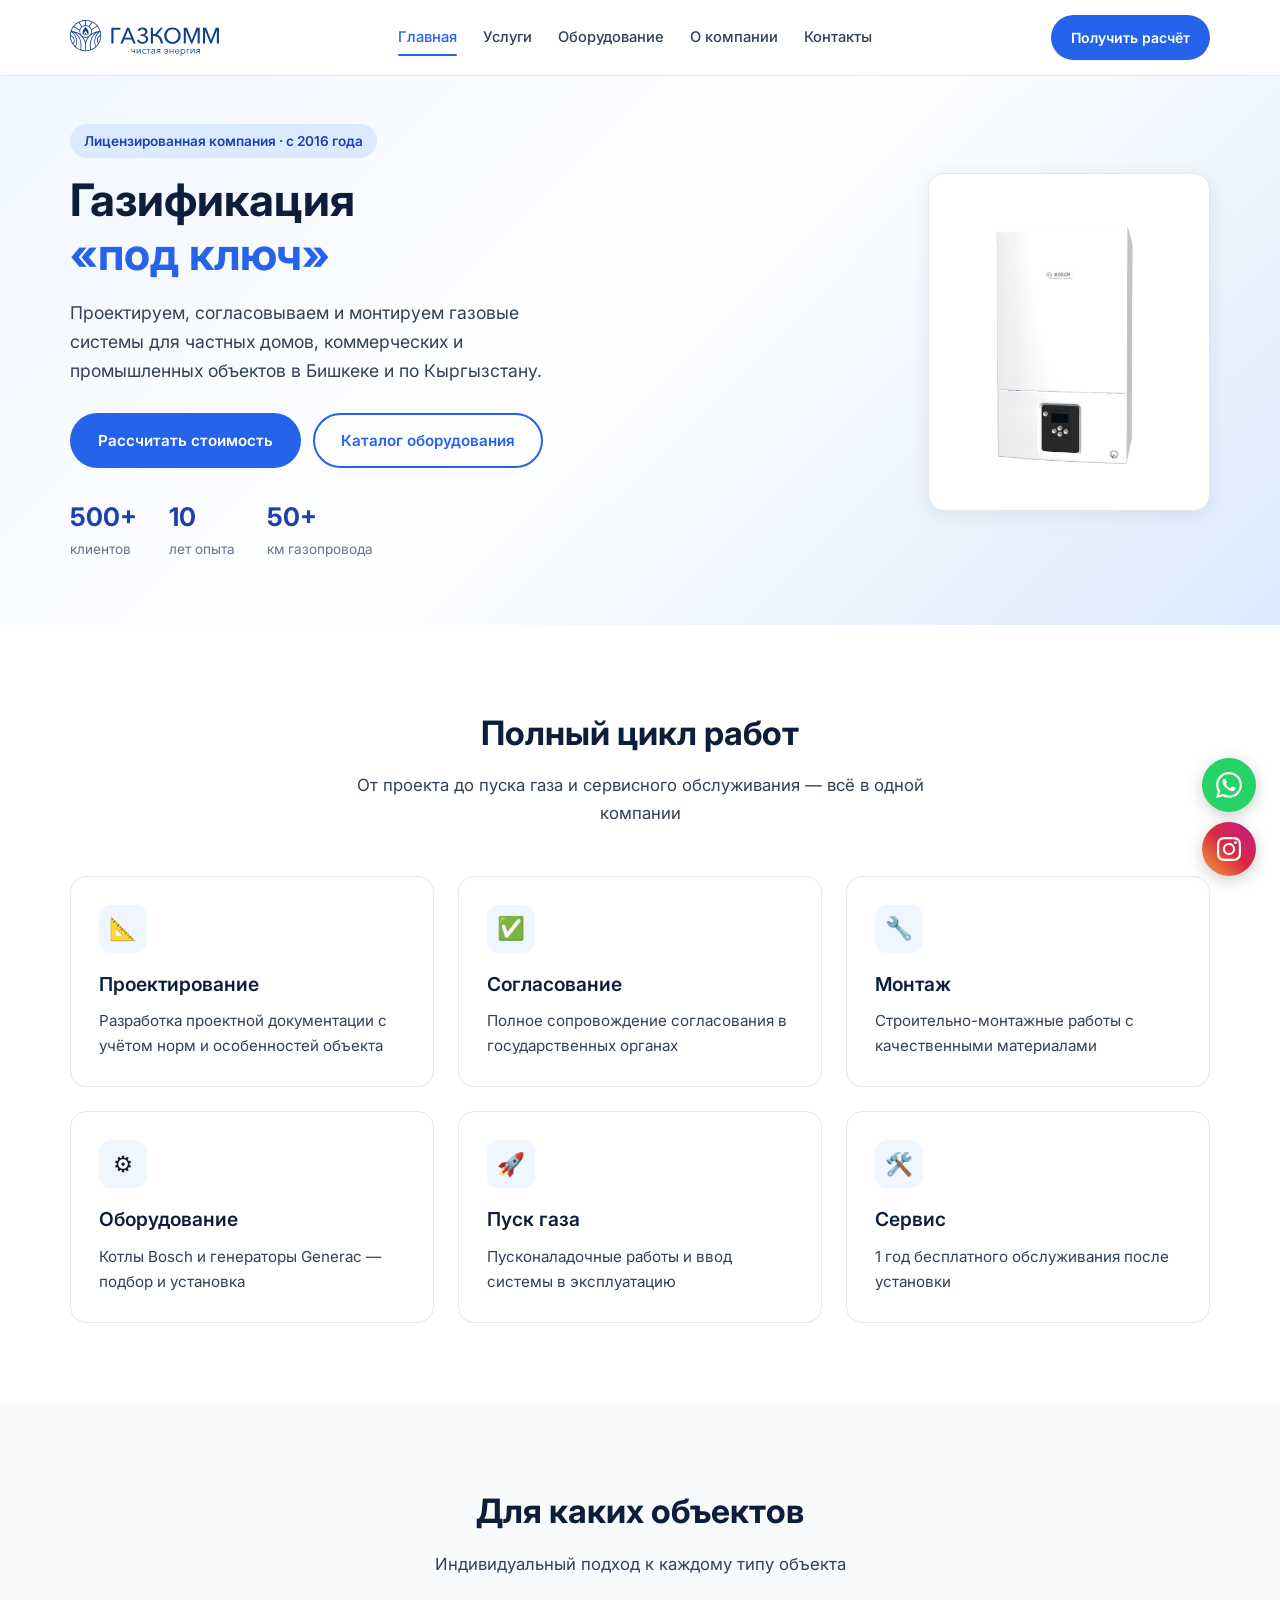
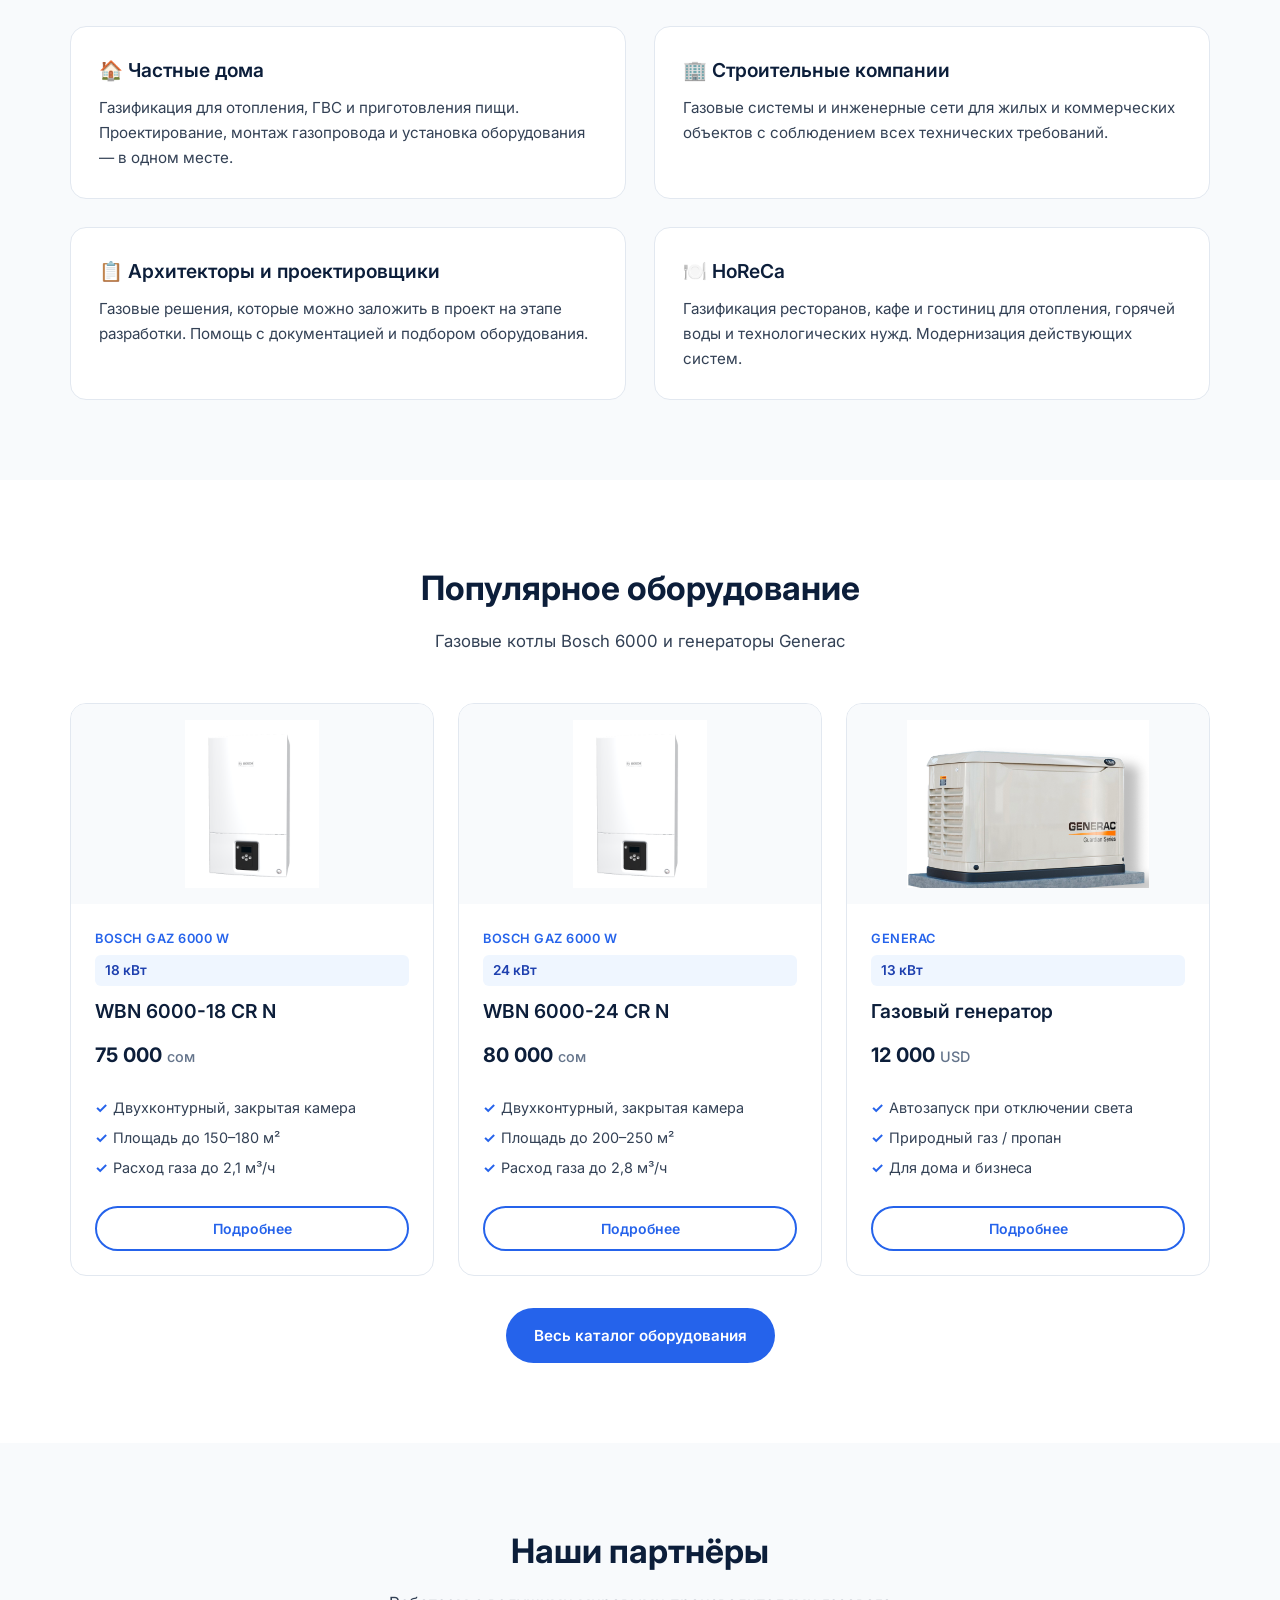
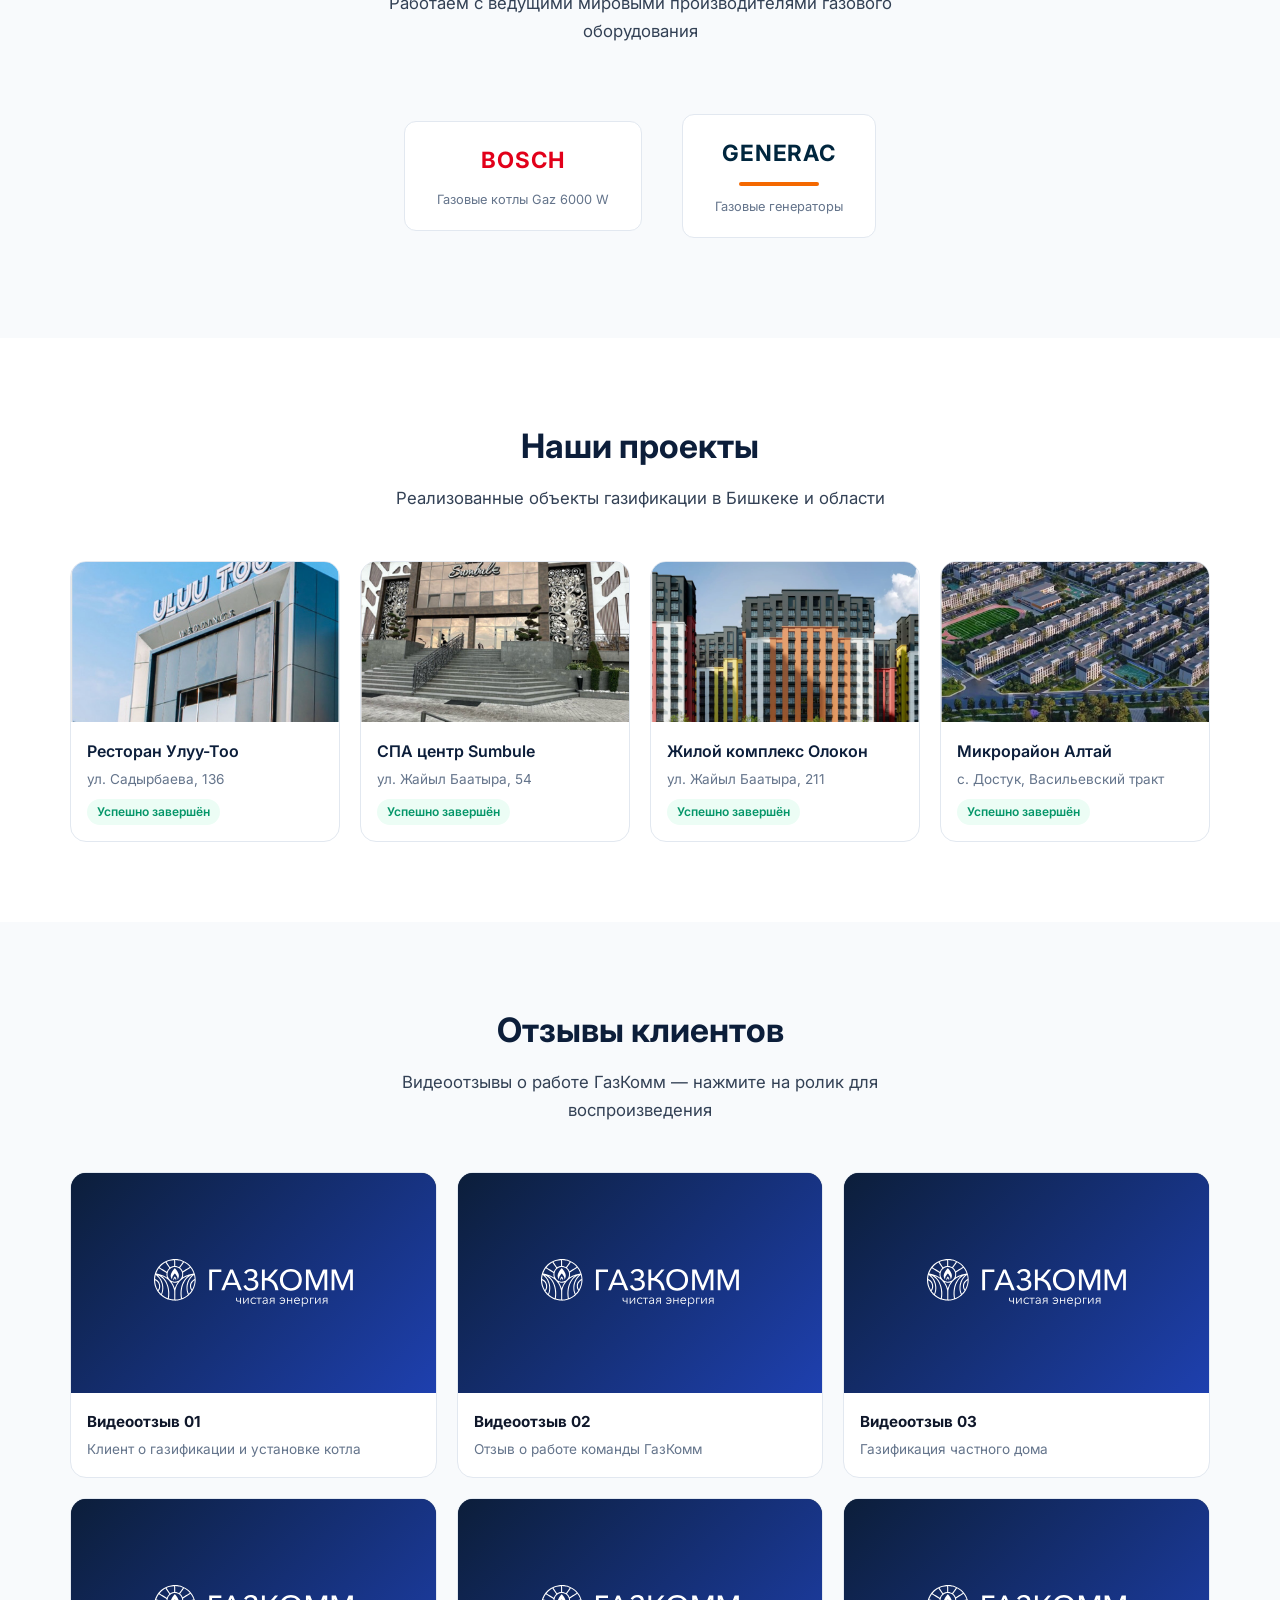
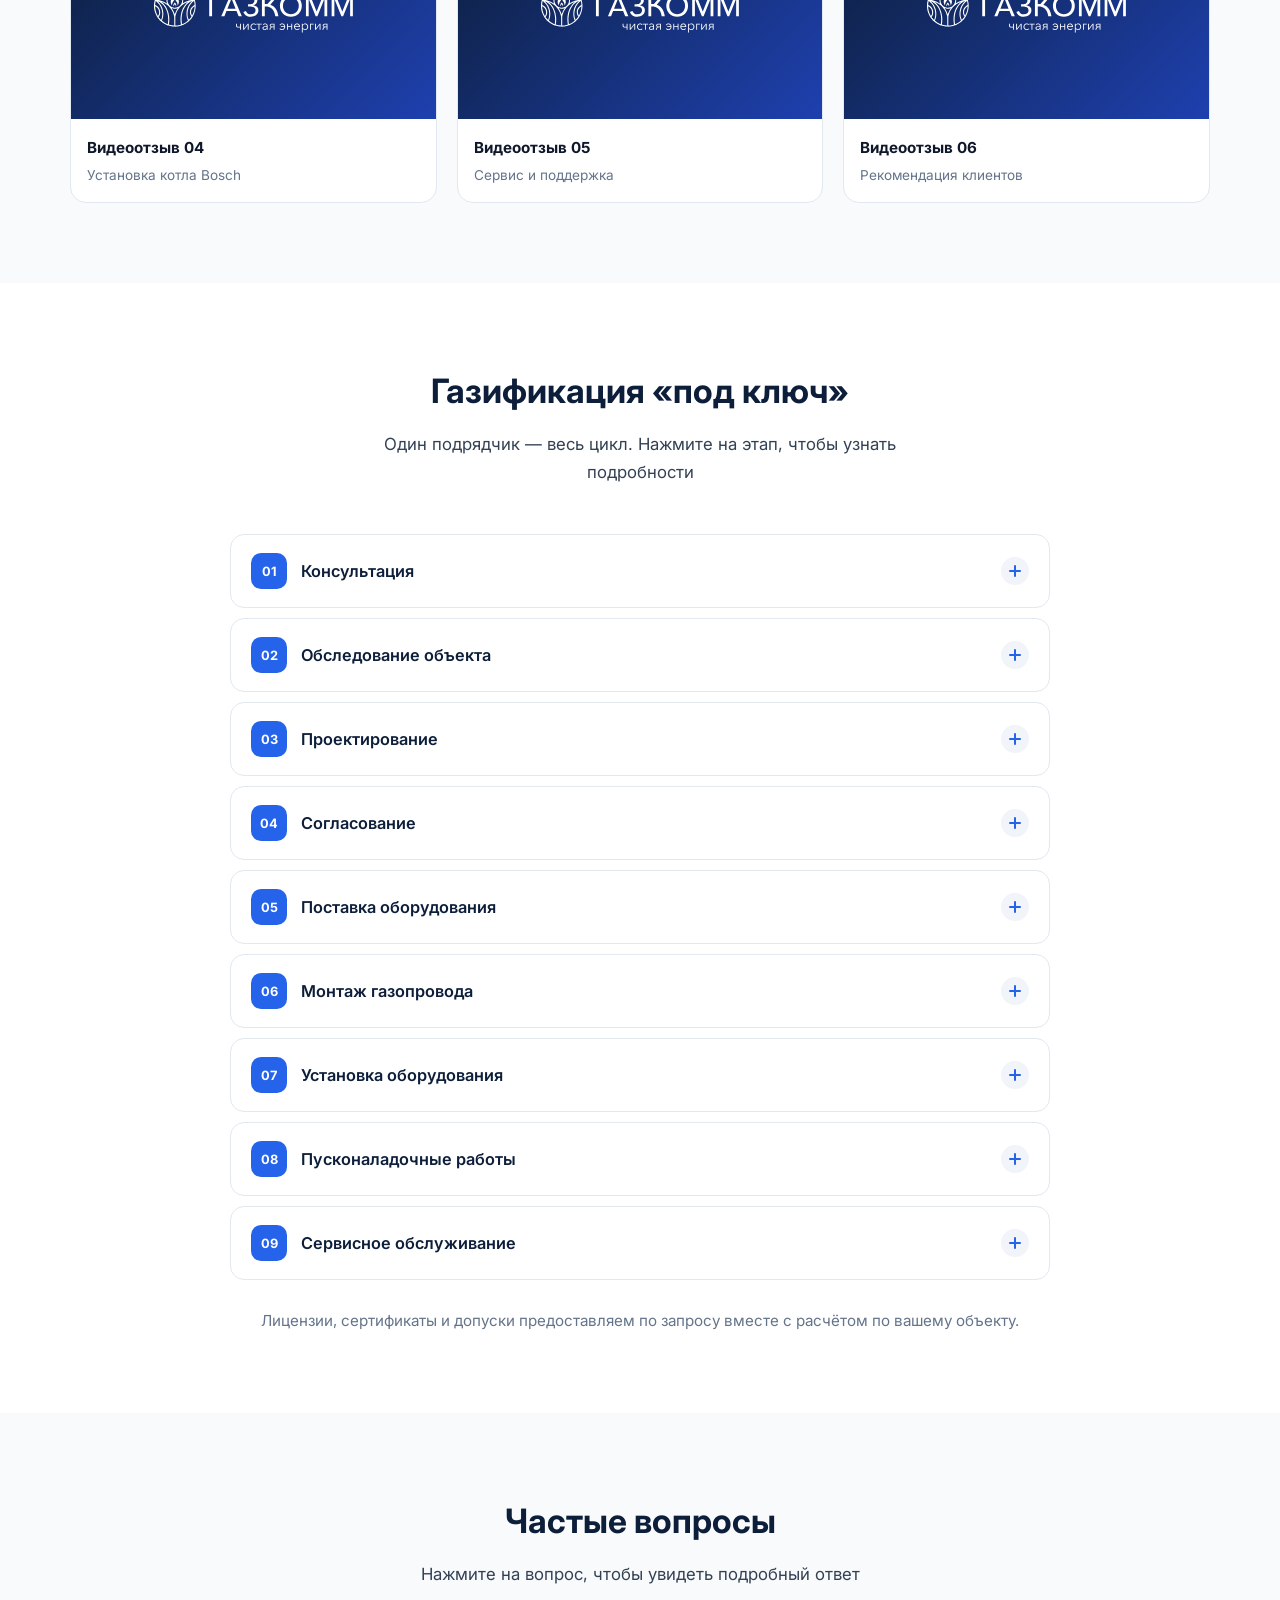
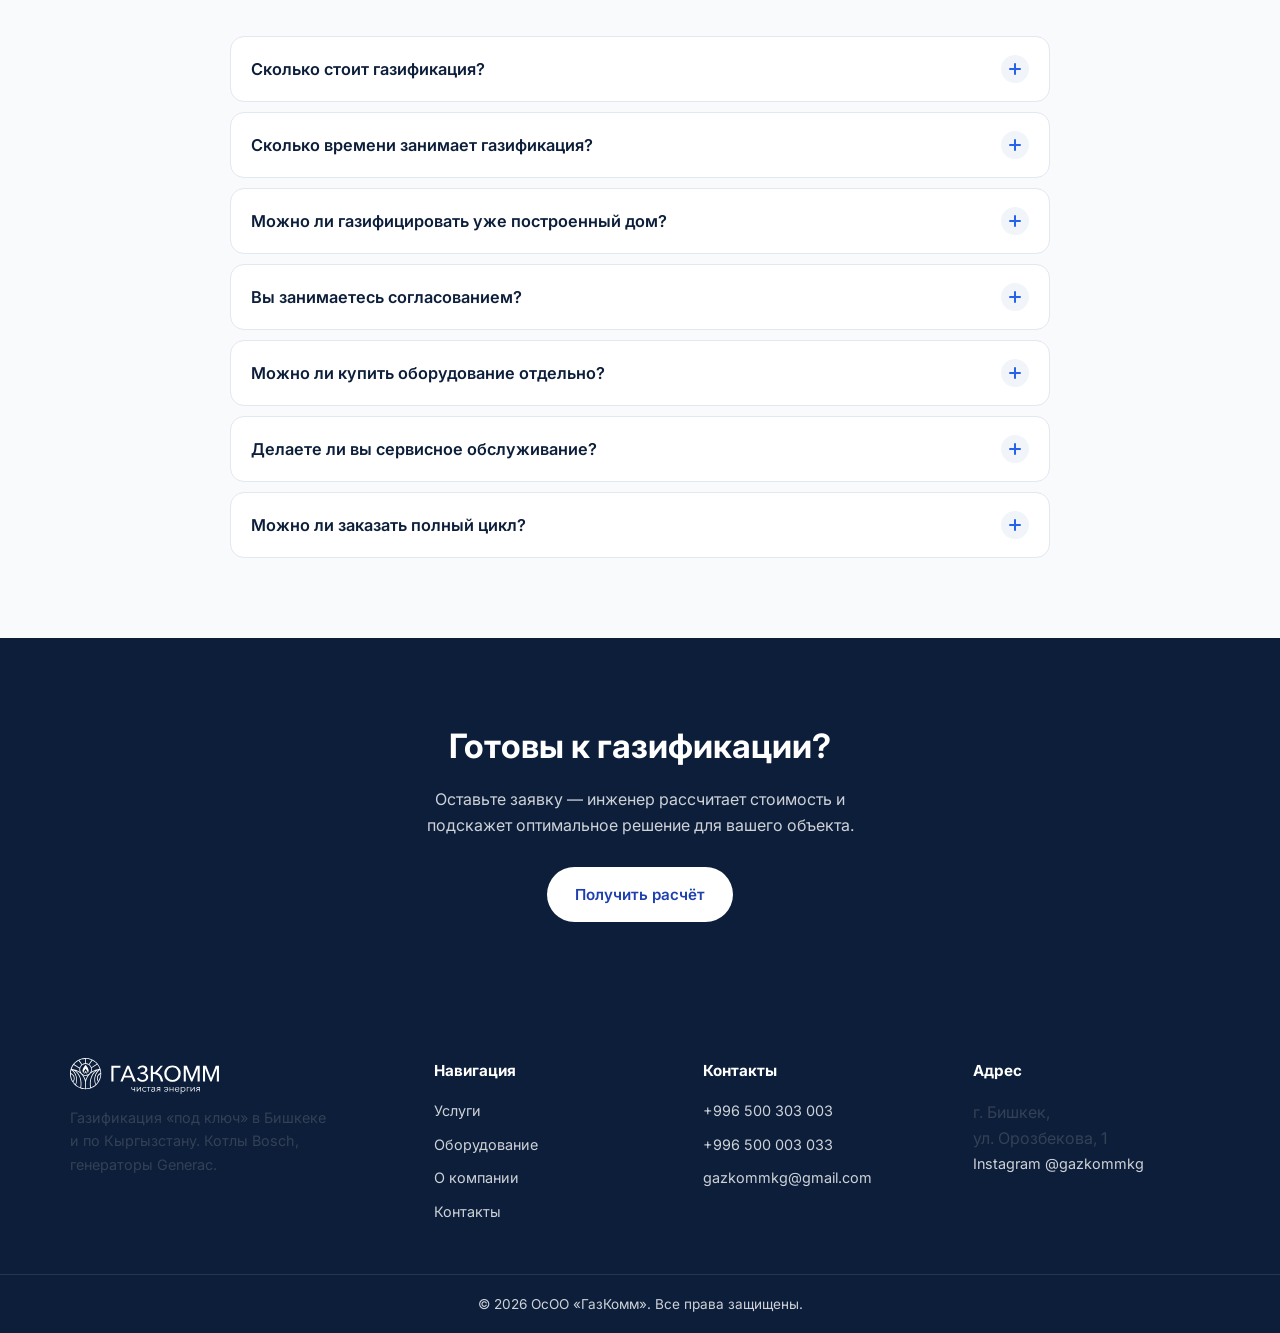
<file: index.html>
<!DOCTYPE html>
<html lang="ru">
<head>
  <meta charset="UTF-8">
  <meta name="viewport" content="width=device-width, initial-scale=1.0">
  <meta name="description" content="ГазКомм — газификация «под ключ» в Бишкеке. Газовые котлы Bosch 6000, генераторы Generac. Проектирование, монтаж, сервис.">
  <title>ГазКомм — Газификация под ключ в Бишкеке</title>
  <link rel="stylesheet" href="styles.css">
  <link rel="preconnect" href="https://fonts.googleapis.com">
  <link href="https://fonts.googleapis.com/css2?family=Inter:wght@400;500;600;700&display=swap" rel="stylesheet">
</head>
<body>
  <header class="header" id="header">
    <div class="container header__inner">
      <a href="index.html" class="logo logo--dark">
        <img src="assets/logo.svg" alt="ГазКомм" height="36">
      </a>
      <nav class="nav" id="nav">
        <a href="index.html" class="nav__link active">Главная</a>
        <a href="services.html" class="nav__link">Услуги</a>
        <a href="equipment.html" class="nav__link">Оборудование</a>
        <a href="about.html" class="nav__link">О компании</a>
        <a href="contacts.html" class="nav__link">Контакты</a>
      </nav>
      <div class="header__actions">
        
        <a href="contacts.html#form" class="btn btn--primary btn--sm">Получить расчёт</a>
        <button class="burger" id="burger" aria-label="Меню"><span></span><span></span><span></span></button>
      </div>
    </div>
  </header>

  <section class="hero">
    <div class="container hero__content">
      <div class="fade-up">
        <span class="hero__badge">Лицензированная компания · с 2016 года</span>
        <h1>Газификация<br><span>«под ключ»</span></h1>
        <p class="hero__sub">Проектируем, согласовываем и монтируем газовые системы для частных домов, коммерческих и промышленных объектов в Бишкеке и по Кыргызстану.</p>
        <div class="hero__btns">
          <a href="contacts.html#form" class="btn btn--primary">Рассчитать стоимость</a>
          <a href="equipment.html" class="btn btn--outline">Каталог оборудования</a>
        </div>
        <div class="hero__stats">
          <div><div class="hero__stat-num">500+</div><div class="hero__stat-label">клиентов</div></div>
          <div><div class="hero__stat-num">10</div><div class="hero__stat-label">лет опыта</div></div>
          <div><div class="hero__stat-num">50+</div><div class="hero__stat-label">км газопровода</div></div>
        </div>
      </div>
      <div class="hero__image fade-up">
        <img src="assets/boiler.png" alt="Газовый котёл Bosch" loading="eager">
      </div>
    </div>
  </section>

  <section class="section">
    <div class="container">
      <div class="section__header fade-up">
        <h2>Полный цикл работ</h2>
        <p>От проекта до пуска газа и сервисного обслуживания — всё в одной компании</p>
      </div>
      <div class="grid-3">
        <div class="card fade-up"><div class="card__icon">📐</div><h3>Проектирование</h3><p>Разработка проектной документации с учётом норм и особенностей объекта</p></div>
        <div class="card fade-up"><div class="card__icon">✅</div><h3>Согласование</h3><p>Полное сопровождение согласования в государственных органах</p></div>
        <div class="card fade-up"><div class="card__icon">🔧</div><h3>Монтаж</h3><p>Строительно-монтажные работы с качественными материалами</p></div>
        <div class="card fade-up"><div class="card__icon">⚙️</div><h3>Оборудование</h3><p>Котлы Bosch и генераторы Generac — подбор и установка</p></div>
        <div class="card fade-up"><div class="card__icon">🚀</div><h3>Пуск газа</h3><p>Пусконаладочные работы и ввод системы в эксплуатацию</p></div>
        <div class="card fade-up"><div class="card__icon">🛠️</div><h3>Сервис</h3><p>1 год бесплатного обслуживания после установки</p></div>
      </div>
    </div>
  </section>

  <section class="section section--gray">
    <div class="container">
      <div class="section__header fade-up">
        <h2>Для каких объектов</h2>
        <p>Индивидуальный подход к каждому типу объекта</p>
      </div>
      <div class="grid-2">
        <div class="card fade-up">
          <h3>🏠 Частные дома</h3>
          <p>Газификация для отопления, ГВС и приготовления пищи. Проектирование, монтаж газопровода и установка оборудования — в одном месте.</p>
        </div>
        <div class="card fade-up">
          <h3>🏢 Строительные компании</h3>
          <p>Газовые системы и инженерные сети для жилых и коммерческих объектов с соблюдением всех технических требований.</p>
        </div>
        <div class="card fade-up">
          <h3>📋 Архитекторы и проектировщики</h3>
          <p>Газовые решения, которые можно заложить в проект на этапе разработки. Помощь с документацией и подбором оборудования.</p>
        </div>
        <div class="card fade-up">
          <h3>🍽️ HoReCa</h3>
          <p>Газификация ресторанов, кафе и гостиниц для отопления, горячей воды и технологических нужд. Модернизация действующих систем.</p>
        </div>
      </div>
    </div>
  </section>

  <section class="section">
    <div class="container">
      <div class="section__header fade-up">
        <h2>Популярное оборудование</h2>
        <p>Газовые котлы Bosch 6000 и генераторы Generac</p>
      </div>
      <div class="grid-3">
        <article class="product-card fade-up">
          <div class="product-card__img"><img src="assets/boiler.png" alt="Bosch 18 кВт"></div>
          <div class="product-card__body">
            <span class="product-card__brand">Bosch Gaz 6000 W</span>
            <span class="product-card__power">18 кВт</span>
            <h3>WBN 6000-18 CR N</h3>
            <p class="product-card__price">75 000 <span>сом</span></p>
            <ul>
              <li>Двухконтурный, закрытая камера</li>
              <li>Площадь до 150–180 м²</li>
              <li>Расход газа до 2,1 м³/ч</li>
            </ul>
            <a href="equipment.html#boilers" class="btn btn--outline btn--sm">Подробнее</a>
          </div>
        </article>
        <article class="product-card fade-up">
          <div class="product-card__img"><img src="assets/boiler.png" alt="Bosch 24 кВт"></div>
          <div class="product-card__body">
            <span class="product-card__brand">Bosch Gaz 6000 W</span>
            <span class="product-card__power">24 кВт</span>
            <h3>WBN 6000-24 CR N</h3>
            <p class="product-card__price">80 000 <span>сом</span></p>
            <ul>
              <li>Двухконтурный, закрытая камера</li>
              <li>Площадь до 200–250 м²</li>
              <li>Расход газа до 2,8 м³/ч</li>
            </ul>
            <a href="equipment.html#boilers" class="btn btn--outline btn--sm">Подробнее</a>
          </div>
        </article>
        <article class="product-card fade-up">
          <div class="product-card__img"><img src="assets/generator.png" alt="Generac 13 кВт"></div>
          <div class="product-card__body">
            <span class="product-card__brand">Generac</span>
            <span class="product-card__power">13 кВт</span>
            <h3>Газовый генератор</h3>
            <p class="product-card__price">12 000 <span>USD</span></p>
            <ul>
              <li>Автозапуск при отключении света</li>
              <li>Природный газ / пропан</li>
              <li>Для дома и бизнеса</li>
            </ul>
            <a href="equipment.html#generators" class="btn btn--outline btn--sm">Подробнее</a>
          </div>
        </article>
      </div>
      <div style="text-align:center;margin-top:32px" class="fade-up">
        <a href="equipment.html" class="btn btn--primary">Весь каталог оборудования</a>
      </div>
    </div>
  </section>

  <section class="section section--gray">
    <div class="container">
      <div class="section__header fade-up">
        <h2>Наши партнёры</h2>
        <p>Работаем с ведущими мировыми производителями газового оборудования</p>
      </div>
      <div class="partners fade-up">
        <div class="partner-logo">
          <div class="partner-logo__name partner-logo__name--bosch">BOSCH</div>
          <span>Газовые котлы Gaz 6000 W</span>
        </div>
        <div class="partner-logo">
          <div class="partner-logo__name partner-logo__name--generac">GENERAC</div>
          <div class="partner-logo__bar"></div>
          <span>Газовые генераторы</span>
        </div>
      </div>
    </div>
  </section>

  <section class="section">
    <div class="container">
      <div class="section__header fade-up">
        <h2>Наши проекты</h2>
        <p>Реализованные объекты газификации в Бишкеке и области</p>
      </div>
      <div class="projects-grid">
        <article class="project-card fade-up">
          <div class="project-card__img"><img src="assets/project-uluu.png" alt="Ресторан Улуу-Тоо"></div>
          <div class="project-card__body">
            <h3>Ресторан Улуу-Тоо</h3>
            <p>ул. Садырбаева, 136</p>
            <span class="project-card__status">Успешно завершён</span>
          </div>
        </article>
        <article class="project-card fade-up">
          <div class="project-card__img"><img src="assets/project-sumbule.png" alt="СПА центр Sumbule"></div>
          <div class="project-card__body">
            <h3>СПА центр Sumbule</h3>
            <p>ул. Жайыл Баатыра, 54</p>
            <span class="project-card__status">Успешно завершён</span>
          </div>
        </article>
        <article class="project-card fade-up">
          <div class="project-card__img"><img src="assets/project-olokon.png" alt="ЖК Олокон"></div>
          <div class="project-card__body">
            <h3>Жилой комплекс Олокон</h3>
            <p>ул. Жайыл Баатыра, 211</p>
            <span class="project-card__status">Успешно завершён</span>
          </div>
        </article>
        <article class="project-card fade-up">
          <div class="project-card__img"><img src="assets/project-altai.png" alt="Микрорайон Алтай"></div>
          <div class="project-card__body">
            <h3>Микрорайон Алтай</h3>
            <p>с. Достук, Васильевский тракт</p>
            <span class="project-card__status">Успешно завершён</span>
          </div>
        </article>
      </div>
    </div>
  </section>

  <section class="section section--gray">
    <div class="container">
      <div class="section__header fade-up">
        <h2>Отзывы клиентов</h2>
        <p>Видеоотзывы о работе ГазКомм — нажмите на ролик для воспроизведения</p>
      </div>
      <div class="reviews-grid">
        <div class="review-card fade-up">
          <div class="review-card__poster"><img src="assets/logo-white.svg" alt="ГазКомм"></div>
          <video preload="metadata" playsinline webkit-playsinline>
            <source src="https://gazkomm.kg/assets/reviews/review-1.mp4" type="video/mp4">
          </video>
          <div class="review-card__body"><h4>Видеоотзыв 01</h4><p>Клиент о газификации и установке котла</p></div>
        </div>
        <div class="review-card fade-up">
          <div class="review-card__poster"><img src="assets/logo-white.svg" alt="ГазКомм"></div>
          <video preload="metadata" playsinline webkit-playsinline>
            <source src="https://gazkomm.kg/assets/reviews/review-2.mp4" type="video/mp4">
          </video>
          <div class="review-card__body"><h4>Видеоотзыв 02</h4><p>Отзыв о работе команды ГазКомм</p></div>
        </div>
        <div class="review-card fade-up">
          <div class="review-card__poster"><img src="assets/logo-white.svg" alt="ГазКомм"></div>
          <video preload="metadata" playsinline webkit-playsinline>
            <source src="https://gazkomm.kg/assets/reviews/review-3.mp4" type="video/mp4">
          </video>
          <div class="review-card__body"><h4>Видеоотзыв 03</h4><p>Газификация частного дома</p></div>
        </div>
        <div class="review-card fade-up">
          <div class="review-card__poster"><img src="assets/logo-white.svg" alt="ГазКомм"></div>
          <video preload="metadata" playsinline webkit-playsinline>
            <source src="https://gazkomm.kg/assets/reviews/review-4.mp4" type="video/mp4">
          </video>
          <div class="review-card__body"><h4>Видеоотзыв 04</h4><p>Установка котла Bosch</p></div>
        </div>
        <div class="review-card fade-up">
          <div class="review-card__poster"><img src="assets/logo-white.svg" alt="ГазКомм"></div>
          <video preload="metadata" playsinline webkit-playsinline>
            <source src="https://gazkomm.kg/assets/reviews/review-5.mp4" type="video/mp4">
          </video>
          <div class="review-card__body"><h4>Видеоотзыв 05</h4><p>Сервис и поддержка</p></div>
        </div>
        <div class="review-card fade-up">
          <div class="review-card__poster"><img src="assets/logo-white.svg" alt="ГазКомм"></div>
          <video preload="metadata" playsinline webkit-playsinline>
            <source src="https://gazkomm.kg/assets/reviews/review-6.mp4" type="video/mp4">
          </video>
          <div class="review-card__body"><h4>Видеоотзыв 06</h4><p>Рекомендация клиентов</p></div>
        </div>
      </div>
    </div>
  </section>

  <section class="section" id="turnkey">
    <div class="container">
      <div class="section__header fade-up">
        <h2>Газификация «под ключ»</h2>
        <p>Один подрядчик — весь цикл. Нажмите на этап, чтобы узнать подробности</p>
      </div>
      <div class="acc-list fade-up">
        <div class="acc-item">
          <button class="acc-item__head" type="button">
            <span class="acc-item__num">01</span>
            <span class="acc-item__title">Консультация</span>
            <span class="acc-item__chevron"></span>
          </button>
          <div class="acc-item__body">
            <p>Получаем информацию об объекте, отвечаем на вопросы и ориентируем по дальнейшим этапам. Помогаем понять, с чего начать газификацию и какие варианты подходят именно вам.</p>
          </div>
        </div>
        <div class="acc-item">
          <button class="acc-item__head" type="button">
            <span class="acc-item__num">02</span>
            <span class="acc-item__title">Обследование объекта</span>
            <span class="acc-item__chevron"></span>
          </button>
          <div class="acc-item__body">
            <p>Выезд специалиста на объект. Оцениваем технические условия, протяжённость трассы, возможность подключения и особенности здания — как для новых, так и для уже построенных домов.</p>
          </div>
        </div>
        <div class="acc-item">
          <button class="acc-item__head" type="button">
            <span class="acc-item__num">03</span>
            <span class="acc-item__title">Проектирование</span>
            <span class="acc-item__chevron"></span>
          </button>
          <div class="acc-item__body">
            <p>Разрабатываем проект газификации с учётом норм и особенностей объекта: расчёт нагрузок, схемы газопровода, подбор оборудования. Готовим полный комплект проектной документации.</p>
          </div>
        </div>
        <div class="acc-item">
          <button class="acc-item__head" type="button">
            <span class="acc-item__num">04</span>
            <span class="acc-item__title">Согласование</span>
            <span class="acc-item__chevron"></span>
          </button>
          <div class="acc-item__body">
            <p>Проходим необходимые согласования в газораспределительных и контролирующих организациях. Заказчику не нужно заниматься этим самостоятельно — берём весь объём на себя.</p>
          </div>
        </div>
        <div class="acc-item">
          <button class="acc-item__head" type="button">
            <span class="acc-item__num">05</span>
            <span class="acc-item__title">Поставка оборудования</span>
            <span class="acc-item__chevron"></span>
          </button>
          <div class="acc-item__body">
            <p>Подбираем и поставляем газовые котлы Bosch Gaz 6000 W, генераторы Generac и сопутствующие комплектующие под мощность и задачи вашего объекта.</p>
          </div>
        </div>
        <div class="acc-item">
          <button class="acc-item__head" type="button">
            <span class="acc-item__num">06</span>
            <span class="acc-item__title">Монтаж газопровода</span>
            <span class="acc-item__chevron"></span>
          </button>
          <div class="acc-item__body">
            <p>Прокладка наружных и внутренних газопроводов (полиэтилен, сталь), установка ШРП/ШГРП. Работы выполняются с соблюдением всех технических норм и требований безопасности.</p>
          </div>
        </div>
        <div class="acc-item">
          <button class="acc-item__head" type="button">
            <span class="acc-item__num">07</span>
            <span class="acc-item__title">Установка оборудования</span>
            <span class="acc-item__chevron"></span>
          </button>
          <div class="acc-item__body">
            <p>Профессиональный монтаж котлов, генераторов и систем автоматики. Подключение к газопроводу и подготовка к пусконаладочным работам.</p>
          </div>
        </div>
        <div class="acc-item">
          <button class="acc-item__head" type="button">
            <span class="acc-item__num">08</span>
            <span class="acc-item__title">Пусконаладочные работы</span>
            <span class="acc-item__chevron"></span>
          </button>
          <div class="acc-item__body">
            <p>Проверка герметичности, настройка автоматики, пуск газа, обучение пользователя. Система сдаётся полностью готовой к эксплуатации.</p>
          </div>
        </div>
        <div class="acc-item">
          <button class="acc-item__head" type="button">
            <span class="acc-item__num">09</span>
            <span class="acc-item__title">Сервисное обслуживание</span>
            <span class="acc-item__chevron"></span>
          </button>
          <div class="acc-item__body">
            <p>1 год бесплатного сервисного обслуживания для клиентов ГазКомм. Плановые осмотры, чистка, настройка и оперативная поддержка после запуска.</p>
          </div>
        </div>
      </div>
      <p class="fade-up" style="text-align:center;margin-top:28px;color:var(--gray-500);font-size:0.95rem">Лицензии, сертификаты и допуски предоставляем по запросу вместе с расчётом по вашему объекту.</p>
    </div>
  </section>

  <section class="section section--gray" id="faq">
    <div class="container">
      <div class="section__header fade-up">
        <h2>Частые вопросы</h2>
        <p>Нажмите на вопрос, чтобы увидеть подробный ответ</p>
      </div>
      <div class="acc-list fade-up">
        <div class="acc-item">
          <button class="acc-item__head" type="button">
            <span class="acc-item__title">Сколько стоит газификация?</span>
            <span class="acc-item__chevron"></span>
          </button>
          <div class="acc-item__body">
            <p>Стоимость зависит от типа объекта, протяжённости газопровода, выбранного оборудования и условий подключения. Точную смету мы формируем после обследования объекта — оставьте заявку, и специалист сориентирует по стоимости.</p>
          </div>
        </div>
        <div class="acc-item">
          <button class="acc-item__head" type="button">
            <span class="acc-item__title">Сколько времени занимает газификация?</span>
            <span class="acc-item__chevron"></span>
          </button>
          <div class="acc-item__body">
            <p>Сроки складываются из проектирования, согласований и монтажа и зависят от объекта. После обследования и подготовки проекта мы называем конкретные сроки по этапам.</p>
          </div>
        </div>
        <div class="acc-item">
          <button class="acc-item__head" type="button">
            <span class="acc-item__title">Можно ли газифицировать уже построенный дом?</span>
            <span class="acc-item__chevron"></span>
          </button>
          <div class="acc-item__body">
            <p>Да. Мы работаем как с новыми объектами, так и с уже построенными: проводим обследование, подбираем техническое решение и выполняем монтаж с учётом существующих конструкций.</p>
          </div>
        </div>
        <div class="acc-item">
          <button class="acc-item__head" type="button">
            <span class="acc-item__title">Вы занимаетесь согласованием?</span>
            <span class="acc-item__chevron"></span>
          </button>
          <div class="acc-item__body">
            <p>Да. Разработка проектной документации и прохождение необходимых согласований входят в наш объём работ — заказчику не нужно заниматься этим самостоятельно.</p>
          </div>
        </div>
        <div class="acc-item">
          <button class="acc-item__head" type="button">
            <span class="acc-item__title">Можно ли купить оборудование отдельно?</span>
            <span class="acc-item__chevron"></span>
          </button>
          <div class="acc-item__body">
            <p>Да. Газовые котлы, генераторы и сопутствующие комплектующие можно приобрести отдельно от монтажа. Подберём модель под мощность и особенности объекта.</p>
          </div>
        </div>
        <div class="acc-item">
          <button class="acc-item__head" type="button">
            <span class="acc-item__title">Делаете ли вы сервисное обслуживание?</span>
            <span class="acc-item__chevron"></span>
          </button>
          <div class="acc-item__body">
            <p>Да. Выполняем пусконаладку, проверку и плановое обслуживание установленного газового оборудования. Для клиентов ГазКомм — 1 год бесплатного сервиса.</p>
          </div>
        </div>
        <div class="acc-item">
          <button class="acc-item__head" type="button">
            <span class="acc-item__title">Можно ли заказать полный цикл?</span>
            <span class="acc-item__chevron"></span>
          </button>
          <div class="acc-item__body">
            <p>Да, это основной формат работы: консультация, обследование, проект, согласование, поставка оборудования, монтаж, пусконаладка и сервис — один подрядчик на весь цикл.</p>
          </div>
        </div>
      </div>
    </div>
  </section>

  <section class="section section--blue">
    <div class="container" style="text-align:center">
      <h2 class="fade-up">Готовы к газификации?</h2>
      <p class="fade-up" style="max-width:480px;margin:0 auto 28px">Оставьте заявку — инженер рассчитает стоимость и подскажет оптимальное решение для вашего объекта.</p>
      <a href="contacts.html#form" class="btn btn--white fade-up">Получить расчёт</a>
    </div>
  </section>

  <footer class="footer">
    <div class="container footer__inner">
      <div class="footer__brand">
        <a href="index.html" class="logo"><img src="assets/logo-white.svg" alt="ГазКомм" height="32"></a>
        <p>Газификация «под ключ» в Бишкеке и по Кыргызстану. Котлы Bosch, генераторы Generac.</p>
      </div>
      <div><h4>Навигация</h4><a href="services.html">Услуги</a><a href="equipment.html">Оборудование</a><a href="about.html">О компании</a><a href="contacts.html">Контакты</a></div>
      <div><h4>Контакты</h4><a href="tel:+996500303003">+996 500 303 003</a><a href="tel:+996500003033">+996 500 003 033</a><a href="mailto:gazkommkg@gmail.com">gazkommkg@gmail.com</a></div>
      <div><h4>Адрес</h4><p>г. Бишкек,<br>ул. Орозбекова, 1</p><a href="https://www.instagram.com/gazkommkg" target="_blank">Instagram @gazkommkg</a></div>
    </div>
    <div class="footer__bottom"><div class="container">© 2026 ОсОО «ГазКомм». Все права защищены.</div></div>
  </footer>

  <div class="float-btns">
    <a href="https://wa.me/996500303003?text=Здравствуйте!%20Хочу%20получить%20расчёт%20газификации" target="_blank" class="float-btn float-btn--wa" aria-label="WhatsApp">
      <svg width="26" height="26" viewBox="0 0 24 24"><path fill="currentColor" d="M17.472 14.382c-.297-.149-1.758-.867-2.03-.967-.273-.099-.471-.148-.67.15-.197.297-.767.966-.94 1.164-.173.199-.347.223-.644.075-.297-.15-1.255-.463-2.39-1.475-.883-.788-1.48-1.761-1.653-2.059-.173-.297-.018-.458.13-.606.134-.133.298-.347.446-.52.149-.174.198-.298.298-.497.099-.198.05-.371-.025-.52-.075-.149-.669-1.612-.916-2.207-.242-.579-.487-.5-.669-.51-.173-.008-.371-.01-.57-.01-.198 0-.52.074-.792.372-.272.297-1.04 1.016-1.04 2.479 0 1.462 1.065 2.875 1.213 3.074.149.198 2.096 3.2 5.077 4.487.709.306 1.262.489 1.694.625.712.227 1.36.195 1.871.118.571-.085 1.758-.719 2.006-1.413.248-.694.248-1.289.173-1.413-.074-.124-.272-.198-.57-.347m-5.421 7.403h-.004a9.87 9.87 0 01-5.031-1.378l-.361-.214-3.741.982.998-3.648-.235-.374a9.86 9.86 0 01-1.51-5.26c.001-5.45 4.436-9.884 9.888-9.884 2.64 0 5.122 1.03 6.988 2.898a9.825 9.825 0 012.893 6.994c-.003 5.45-4.435 9.884-9.885 9.884m8.413-18.297A11.815 11.815 0 0012.05 0C5.495 0 .16 5.335.157 11.892c0 2.096.547 4.142 1.588 5.945L.057 24l6.305-1.654a11.882 11.882 0 005.683 1.448h.005c6.554 0 11.89-5.335 11.893-11.893a11.821 11.821 0 00-3.48-8.413z"/></svg>
    </a>
    <a href="https://www.instagram.com/gazkommkg" target="_blank" class="float-btn float-btn--ig" aria-label="Instagram">
      <svg width="24" height="24" viewBox="0 0 24 24"><path fill="currentColor" d="M12 2.163c3.204 0 3.584.012 4.85.07 3.252.148 4.771 1.691 4.919 4.919.058 1.265.069 1.645.069 4.849 0 3.205-.012 3.584-.069 4.849-.149 3.225-1.664 4.771-4.919 4.919-1.266.058-1.644.07-4.85.07-3.204 0-3.584-.012-4.849-.07-3.26-.149-4.771-1.699-4.919-4.92-.058-1.265-.07-1.644-.07-4.849 0-3.204.013-3.583.07-4.849.149-3.227 1.664-4.771 4.919-4.919 1.266-.057 1.645-.069 4.849-.069zM12 0C8.741 0 8.333.014 7.053.072 2.695.272.273 2.69.073 7.052.014 8.333 0 8.741 0 12c0 3.259.014 3.668.072 4.948.2 4.358 2.618 6.78 6.98 6.98C8.333 23.986 8.741 24 12 24c3.259 0 3.668-.014 4.948-.072 4.354-.2 6.782-2.618 6.979-6.98.059-1.28.073-1.689.073-4.948 0-3.259-.014-3.667-.072-4.947-.196-4.354-2.617-6.78-6.979-6.98C15.668.014 15.259 0 12 0zm0 5.838a6.162 6.162 0 100 12.324 6.162 6.162 0 000-12.324zM12 16a4 4 0 110-8 4 4 0 010 8zm6.406-11.845a1.44 1.44 0 100 2.881 1.44 1.44 0 000-2.881z"/></svg>
    </a>
  </div>
  <script src="script.js"></script>
</body>
</html>
</file>
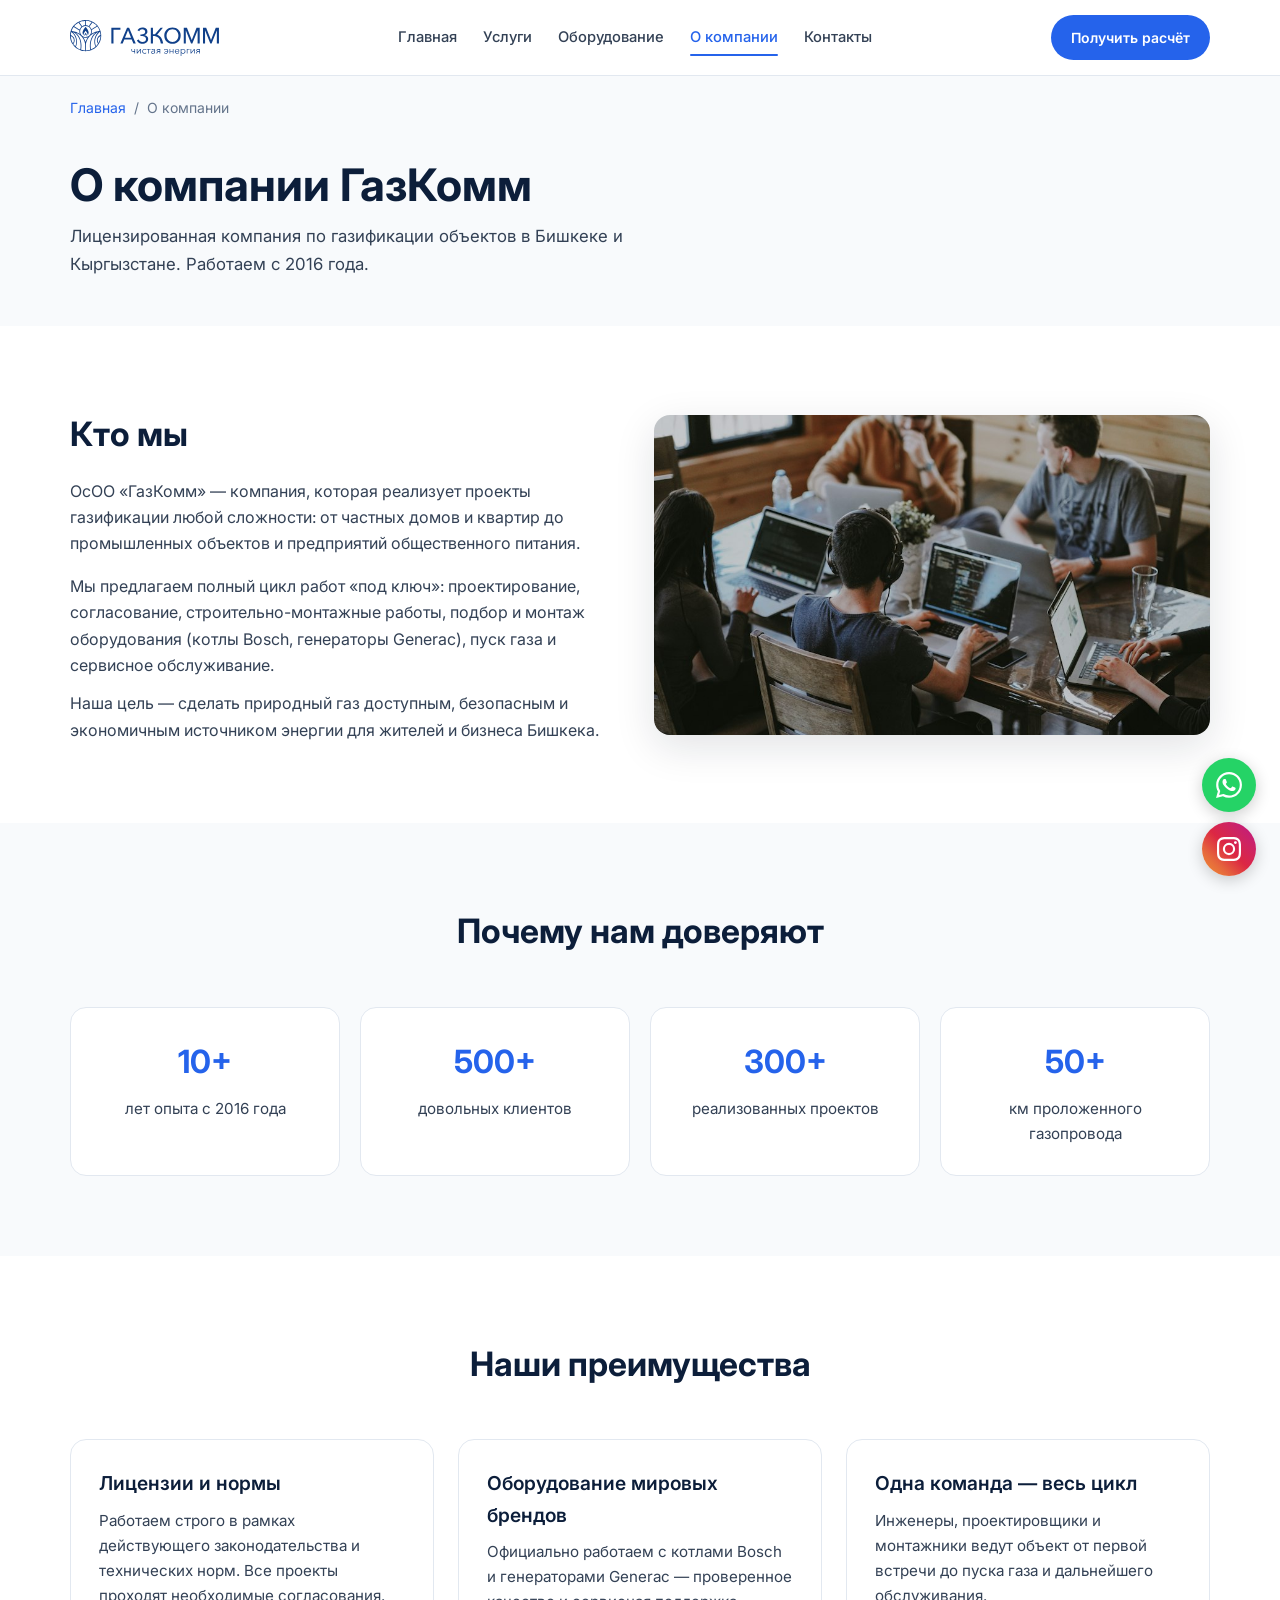
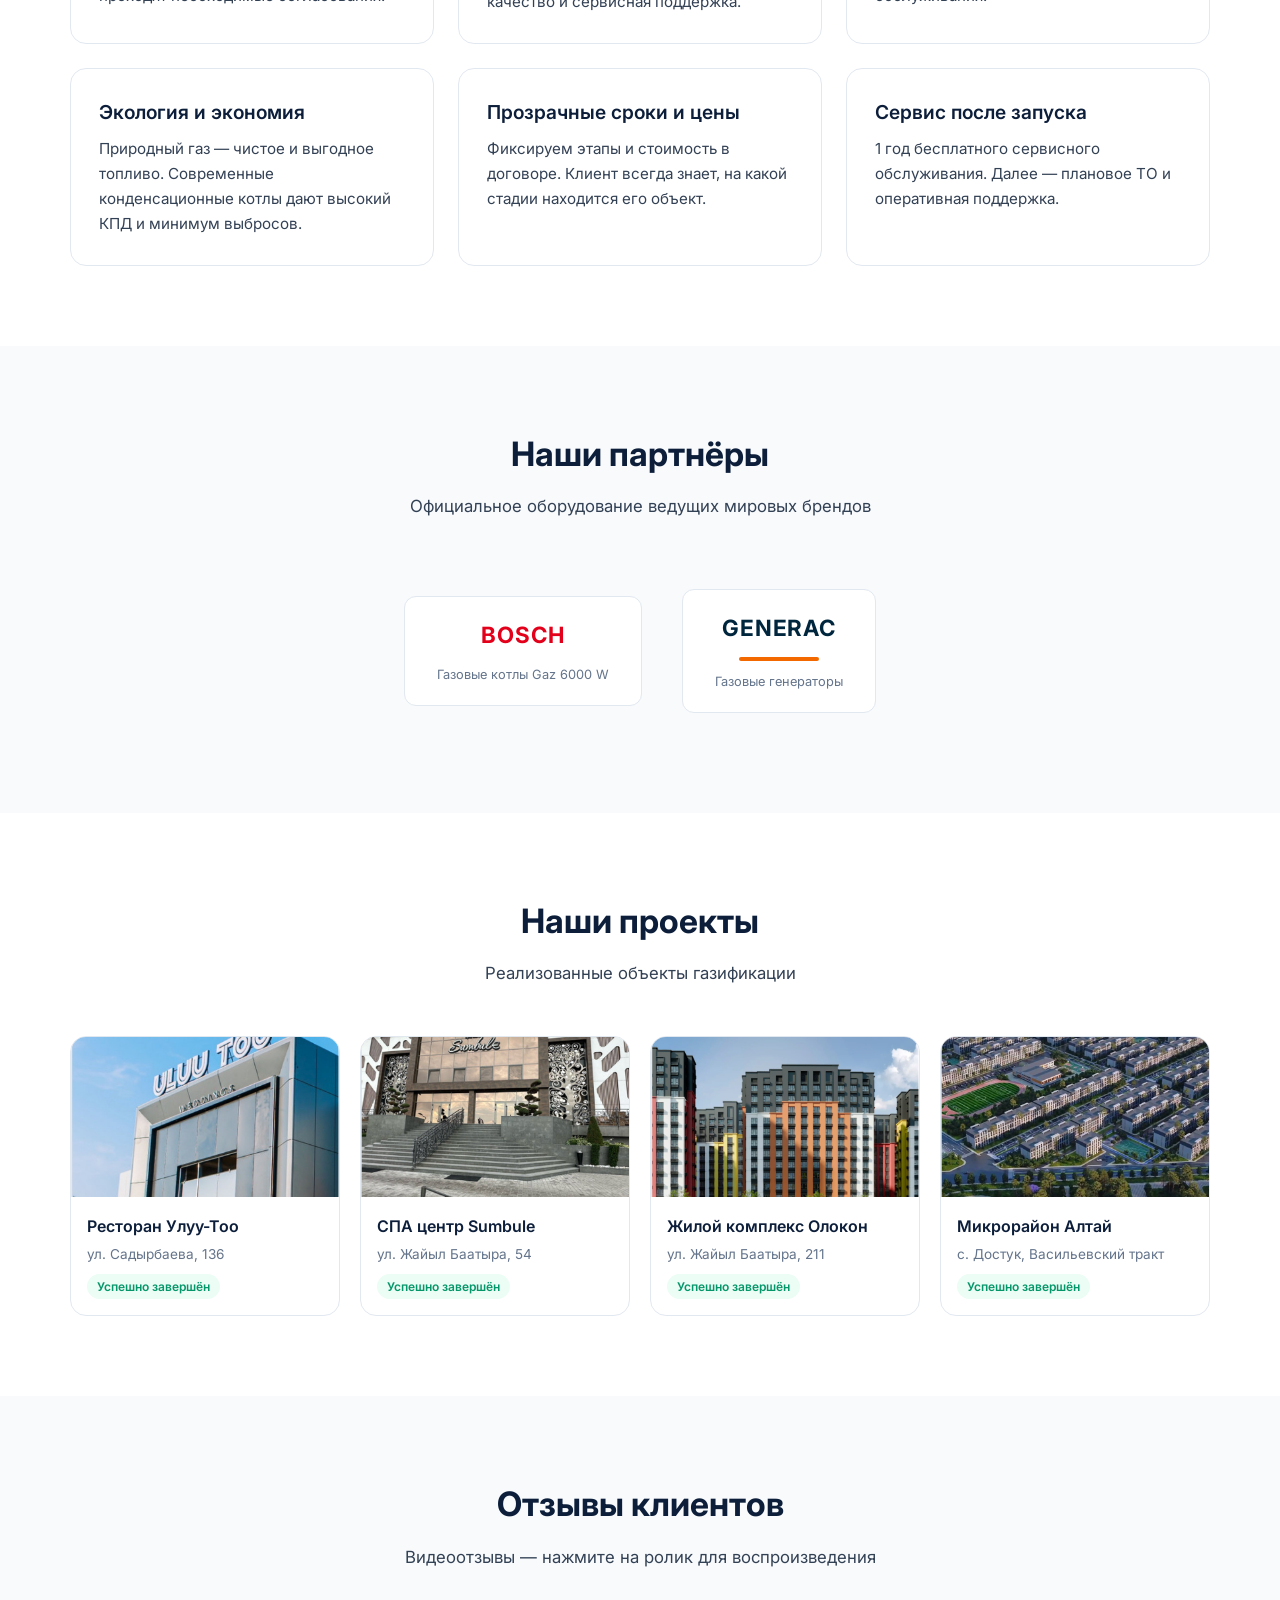
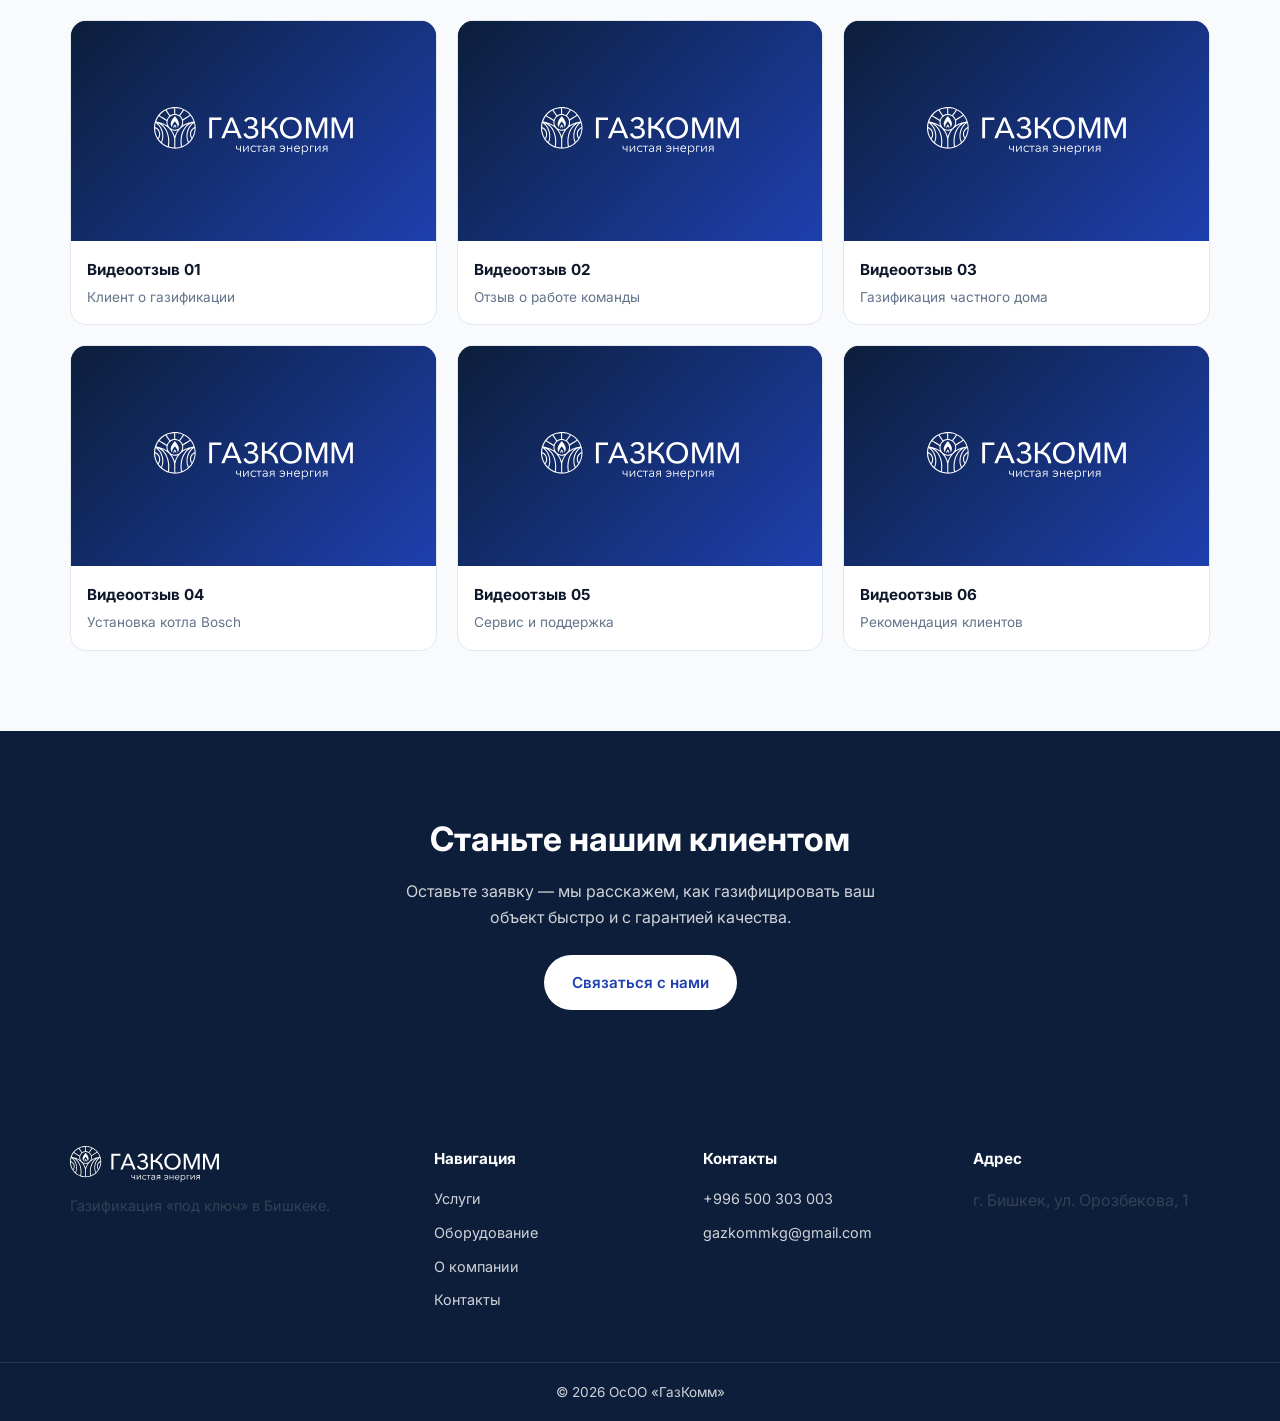
<file: about.html>
<!DOCTYPE html>
<html lang="ru">
<head>
  <meta charset="UTF-8">
  <meta name="viewport" content="width=device-width, initial-scale=1.0">
  <title>О компании — ГазКомм</title>
  <link rel="stylesheet" href="styles.css">
  <link href="https://fonts.googleapis.com/css2?family=Inter:wght@400;500;600;700&display=swap" rel="stylesheet">
</head>
<body>
  <header class="header" id="header">
    <div class="container header__inner">
      <a href="index.html" class="logo logo--dark"><img src="assets/logo.svg" alt="ГазКомм" height="36"></a>
      <nav class="nav" id="nav">
        <a href="index.html" class="nav__link">Главная</a>
        <a href="services.html" class="nav__link">Услуги</a>
        <a href="equipment.html" class="nav__link">Оборудование</a>
        <a href="about.html" class="nav__link active">О компании</a>
        <a href="contacts.html" class="nav__link">Контакты</a>
      </nav>
      <div class="header__actions">
        
        <a href="contacts.html#form" class="btn btn--primary btn--sm">Получить расчёт</a>
        <button class="burger" id="burger" aria-label="Меню"><span></span><span></span><span></span></button>
      </div>
    </div>
  </header>

  <div class="breadcrumb"><div class="container breadcrumb__inner"><a href="index.html">Главная</a> / <span>О компании</span></div></div>

  <section class="page-hero">
    <div class="container">
      <h1>О компании ГазКомм</h1>
      <p>Лицензированная компания по газификации объектов в Бишкеке и Кыргызстане. Работаем с 2016 года.</p>
    </div>
  </section>

  <section class="section">
    <div class="container">
      <div class="grid-2" style="align-items:center">
        <div class="fade-up">
          <h2>Кто мы</h2>
          <p style="margin:16px 0">ОсОО «ГазКомм» — компания, которая реализует проекты газификации любой сложности: от частных домов и квартир до промышленных объектов и предприятий общественного питания.</p>
          <p>Мы предлагаем полный цикл работ «под ключ»: проектирование, согласование, строительно-монтажные работы, подбор и монтаж оборудования (котлы Bosch, генераторы Generac), пуск газа и сервисное обслуживание.</p>
          <p style="margin-top:12px">Наша цель — сделать природный газ доступным, безопасным и экономичным источником энергии для жителей и бизнеса Бишкека.</p>
        </div>
        <div class="fade-up" style="border-radius:var(--radius-lg);overflow:hidden;box-shadow:var(--shadow-lg);min-height:320px">
          <img src="assets/team.jpg" alt="Команда ГазКомм" style="width:100%;height:320px;object-fit:cover">
        </div>
      </div>
    </div>
  </section>

  <section class="section section--gray">
    <div class="container">
      <div class="section__header fade-up"><h2>Почему нам доверяют</h2></div>
      <div class="grid-4">
        <div class="card fade-up" style="text-align:center"><div style="font-size:2rem;font-weight:700;color:var(--blue-600)">10+</div><p>лет опыта с 2016 года</p></div>
        <div class="card fade-up" style="text-align:center"><div style="font-size:2rem;font-weight:700;color:var(--blue-600)">500+</div><p>довольных клиентов</p></div>
        <div class="card fade-up" style="text-align:center"><div style="font-size:2rem;font-weight:700;color:var(--blue-600)">300+</div><p>реализованных проектов</p></div>
        <div class="card fade-up" style="text-align:center"><div style="font-size:2rem;font-weight:700;color:var(--blue-600)">50+</div><p>км проложенного газопровода</p></div>
      </div>
    </div>
  </section>

  <section class="section">
    <div class="container">
      <div class="section__header fade-up"><h2>Наши преимущества</h2></div>
      <div class="grid-3">
        <div class="card fade-up"><h3>Лицензии и нормы</h3><p>Работаем строго в рамках действующего законодательства и технических норм. Все проекты проходят необходимые согласования.</p></div>
        <div class="card fade-up"><h3>Оборудование мировых брендов</h3><p>Официально работаем с котлами Bosch и генераторами Generac — проверенное качество и сервисная поддержка.</p></div>
        <div class="card fade-up"><h3>Одна команда — весь цикл</h3><p>Инженеры, проектировщики и монтажники ведут объект от первой встречи до пуска газа и дальнейшего обслуживания.</p></div>
        <div class="card fade-up"><h3>Экология и экономия</h3><p>Природный газ — чистое и выгодное топливо. Современные конденсационные котлы дают высокий КПД и минимум выбросов.</p></div>
        <div class="card fade-up"><h3>Прозрачные сроки и цены</h3><p>Фиксируем этапы и стоимость в договоре. Клиент всегда знает, на какой стадии находится его объект.</p></div>
        <div class="card fade-up"><h3>Сервис после запуска</h3><p>1 год бесплатного сервисного обслуживания. Далее — плановое ТО и оперативная поддержка.</p></div>
      </div>
    </div>
  </section>

  <section class="section section--gray">
    <div class="container">
      <div class="section__header fade-up">
        <h2>Наши партнёры</h2>
        <p>Официальное оборудование ведущих мировых брендов</p>
      </div>
      <div class="partners fade-up">
        <div class="partner-logo">
          <div class="partner-logo__name partner-logo__name--bosch">BOSCH</div>
          <span>Газовые котлы Gaz 6000 W</span>
        </div>
        <div class="partner-logo">
          <div class="partner-logo__name partner-logo__name--generac">GENERAC</div>
          <div class="partner-logo__bar"></div>
          <span>Газовые генераторы</span>
        </div>
      </div>
    </div>
  </section>

  <section class="section">
    <div class="container">
      <div class="section__header fade-up">
        <h2>Наши проекты</h2>
        <p>Реализованные объекты газификации</p>
      </div>
      <div class="projects-grid">
        <article class="project-card fade-up">
          <div class="project-card__img"><img src="assets/project-uluu.png" alt="Ресторан Улуу-Тоо"></div>
          <div class="project-card__body">
            <h3>Ресторан Улуу-Тоо</h3>
            <p>ул. Садырбаева, 136</p>
            <span class="project-card__status">Успешно завершён</span>
          </div>
        </article>
        <article class="project-card fade-up">
          <div class="project-card__img"><img src="assets/project-sumbule.png" alt="СПА центр Sumbule"></div>
          <div class="project-card__body">
            <h3>СПА центр Sumbule</h3>
            <p>ул. Жайыл Баатыра, 54</p>
            <span class="project-card__status">Успешно завершён</span>
          </div>
        </article>
        <article class="project-card fade-up">
          <div class="project-card__img"><img src="assets/project-olokon.png" alt="ЖК Олокон"></div>
          <div class="project-card__body">
            <h3>Жилой комплекс Олокон</h3>
            <p>ул. Жайыл Баатыра, 211</p>
            <span class="project-card__status">Успешно завершён</span>
          </div>
        </article>
        <article class="project-card fade-up">
          <div class="project-card__img"><img src="assets/project-altai.png" alt="Микрорайон Алтай"></div>
          <div class="project-card__body">
            <h3>Микрорайон Алтай</h3>
            <p>с. Достук, Васильевский тракт</p>
            <span class="project-card__status">Успешно завершён</span>
          </div>
        </article>
      </div>
    </div>
  </section>

  <section class="section section--gray">
    <div class="container">
      <div class="section__header fade-up">
        <h2>Отзывы клиентов</h2>
        <p>Видеоотзывы — нажмите на ролик для воспроизведения</p>
      </div>
      <div class="reviews-grid">
        <div class="review-card fade-up">
          <div class="review-card__poster"><img src="assets/logo-white.svg" alt="ГазКомм"></div>
          <video preload="metadata" playsinline webkit-playsinline>
            <source src="https://gazkomm.kg/assets/reviews/review-1.mp4" type="video/mp4">
          </video>
          <div class="review-card__body"><h4>Видеоотзыв 01</h4><p>Клиент о газификации</p></div>
        </div>
        <div class="review-card fade-up">
          <div class="review-card__poster"><img src="assets/logo-white.svg" alt="ГазКомм"></div>
          <video preload="metadata" playsinline webkit-playsinline>
            <source src="https://gazkomm.kg/assets/reviews/review-2.mp4" type="video/mp4">
          </video>
          <div class="review-card__body"><h4>Видеоотзыв 02</h4><p>Отзыв о работе команды</p></div>
        </div>
        <div class="review-card fade-up">
          <div class="review-card__poster"><img src="assets/logo-white.svg" alt="ГазКомм"></div>
          <video preload="metadata" playsinline webkit-playsinline>
            <source src="https://gazkomm.kg/assets/reviews/review-3.mp4" type="video/mp4">
          </video>
          <div class="review-card__body"><h4>Видеоотзыв 03</h4><p>Газификация частного дома</p></div>
        </div>
        <div class="review-card fade-up">
          <div class="review-card__poster"><img src="assets/logo-white.svg" alt="ГазКомм"></div>
          <video preload="metadata" playsinline webkit-playsinline>
            <source src="https://gazkomm.kg/assets/reviews/review-4.mp4" type="video/mp4">
          </video>
          <div class="review-card__body"><h4>Видеоотзыв 04</h4><p>Установка котла Bosch</p></div>
        </div>
        <div class="review-card fade-up">
          <div class="review-card__poster"><img src="assets/logo-white.svg" alt="ГазКомм"></div>
          <video preload="metadata" playsinline webkit-playsinline>
            <source src="https://gazkomm.kg/assets/reviews/review-5.mp4" type="video/mp4">
          </video>
          <div class="review-card__body"><h4>Видеоотзыв 05</h4><p>Сервис и поддержка</p></div>
        </div>
        <div class="review-card fade-up">
          <div class="review-card__poster"><img src="assets/logo-white.svg" alt="ГазКомм"></div>
          <video preload="metadata" playsinline webkit-playsinline>
            <source src="https://gazkomm.kg/assets/reviews/review-6.mp4" type="video/mp4">
          </video>
          <div class="review-card__body"><h4>Видеоотзыв 06</h4><p>Рекомендация клиентов</p></div>
        </div>
      </div>
    </div>
  </section>

  <section class="section section--blue">
    <div class="container" style="text-align:center">
      <h2 class="fade-up">Станьте нашим клиентом</h2>
      <p class="fade-up" style="max-width:480px;margin:0 auto 24px">Оставьте заявку — мы расскажем, как газифицировать ваш объект быстро и с гарантией качества.</p>
      <a href="contacts.html#form" class="btn btn--white fade-up">Связаться с нами</a>
    </div>
  </section>

  <footer class="footer">
    <div class="container footer__inner">
      <div class="footer__brand"><a href="index.html" class="logo"><img src="assets/logo-white.svg" alt="ГазКомм" height="32"></a><p>Газификация «под ключ» в Бишкеке.</p></div>
      <div><h4>Навигация</h4><a href="services.html">Услуги</a><a href="equipment.html">Оборудование</a><a href="about.html">О компании</a><a href="contacts.html">Контакты</a></div>
      <div><h4>Контакты</h4><a href="tel:+996500303003">+996 500 303 003</a><a href="mailto:gazkommkg@gmail.com">gazkommkg@gmail.com</a></div>
      <div><h4>Адрес</h4><p>г. Бишкек, ул. Орозбекова, 1</p></div>
    </div>
    <div class="footer__bottom"><div class="container">© 2026 ОсОО «ГазКомм»</div></div>
  </footer>
  <div class="float-btns">
    <a href="https://wa.me/996500303003" target="_blank" class="float-btn float-btn--wa" aria-label="WhatsApp"><svg width="26" height="26" viewBox="0 0 24 24"><path fill="currentColor" d="M17.472 14.382c-.297-.149-1.758-.867-2.03-.967-.273-.099-.471-.148-.67.15-.197.297-.767.966-.94 1.164-.173.199-.347.223-.644.075-.297-.15-1.255-.463-2.39-1.475-.883-.788-1.48-1.761-1.653-2.059-.173-.297-.018-.458.13-.606.134-.133.298-.347.446-.52.149-.174.198-.298.298-.497.099-.198.05-.371-.025-.52-.075-.149-.669-1.612-.916-2.207-.242-.579-.487-.5-.669-.51-.173-.008-.371-.01-.57-.01-.198 0-.52.074-.792.372-.272.297-1.04 1.016-1.04 2.479 0 1.462 1.065 2.875 1.213 3.074.149.198 2.096 3.2 5.077 4.487.709.306 1.262.489 1.694.625.712.227 1.36.195 1.871.118.571-.085 1.758-.719 2.006-1.413.248-.694.248-1.289.173-1.413-.074-.124-.272-.198-.57-.347m-5.421 7.403h-.004a9.87 9.87 0 01-5.031-1.378l-.361-.214-3.741.982.998-3.648-.235-.374a9.86 9.86 0 01-1.51-5.26c.001-5.45 4.436-9.884 9.888-9.884 2.64 0 5.122 1.03 6.988 2.898a9.825 9.825 0 012.893 6.994c-.003 5.45-4.435 9.884-9.885 9.884m8.413-18.297A11.815 11.815 0 0012.05 0C5.495 0 .16 5.335.157 11.892c0 2.096.547 4.142 1.588 5.945L.057 24l6.305-1.654a11.882 11.882 0 005.683 1.448h.005c6.554 0 11.89-5.335 11.893-11.893a11.821 11.821 0 00-3.48-8.413z"/></svg></a>
    <a href="https://www.instagram.com/gazkommkg" target="_blank" class="float-btn float-btn--ig" aria-label="Instagram"><svg width="24" height="24" viewBox="0 0 24 24"><path fill="currentColor" d="M12 2.163c3.204 0 3.584.012 4.85.07 3.252.148 4.771 1.691 4.919 4.919.058 1.265.069 1.645.069 4.849 0 3.205-.012 3.584-.069 4.849-.149 3.225-1.664 4.771-4.919 4.919-1.266.058-1.644.07-4.85.07-3.204 0-3.584-.012-4.849-.07-3.26-.149-4.771-1.699-4.919-4.92-.058-1.265-.07-1.644-.07-4.849 0-3.204.013-3.583.07-4.849.149-3.227 1.664-4.771 4.919-4.919 1.266-.057 1.645-.069 4.849-.069zM12 0C8.741 0 8.333.014 7.053.072 2.695.272.273 2.69.073 7.052.014 8.333 0 8.741 0 12c0 3.259.014 3.668.072 4.948.2 4.358 2.618 6.78 6.98 6.98C8.333 23.986 8.741 24 12 24c3.259 0 3.668-.014 4.948-.072 4.354-.2 6.782-2.618 6.979-6.98.059-1.28.073-1.689.073-4.948 0-3.259-.014-3.667-.072-4.947-.196-4.354-2.617-6.78-6.979-6.98C15.668.014 15.259 0 12 0zm0 5.838a6.162 6.162 0 100 12.324 6.162 6.162 0 000-12.324zM12 16a4 4 0 110-8 4 4 0 010 8zm6.406-11.845a1.44 1.44 0 100 2.881 1.44 1.44 0 000-2.881z"/></svg></a>
  </div>
  <script src="script.js"></script>
</body>
</html>
</file>
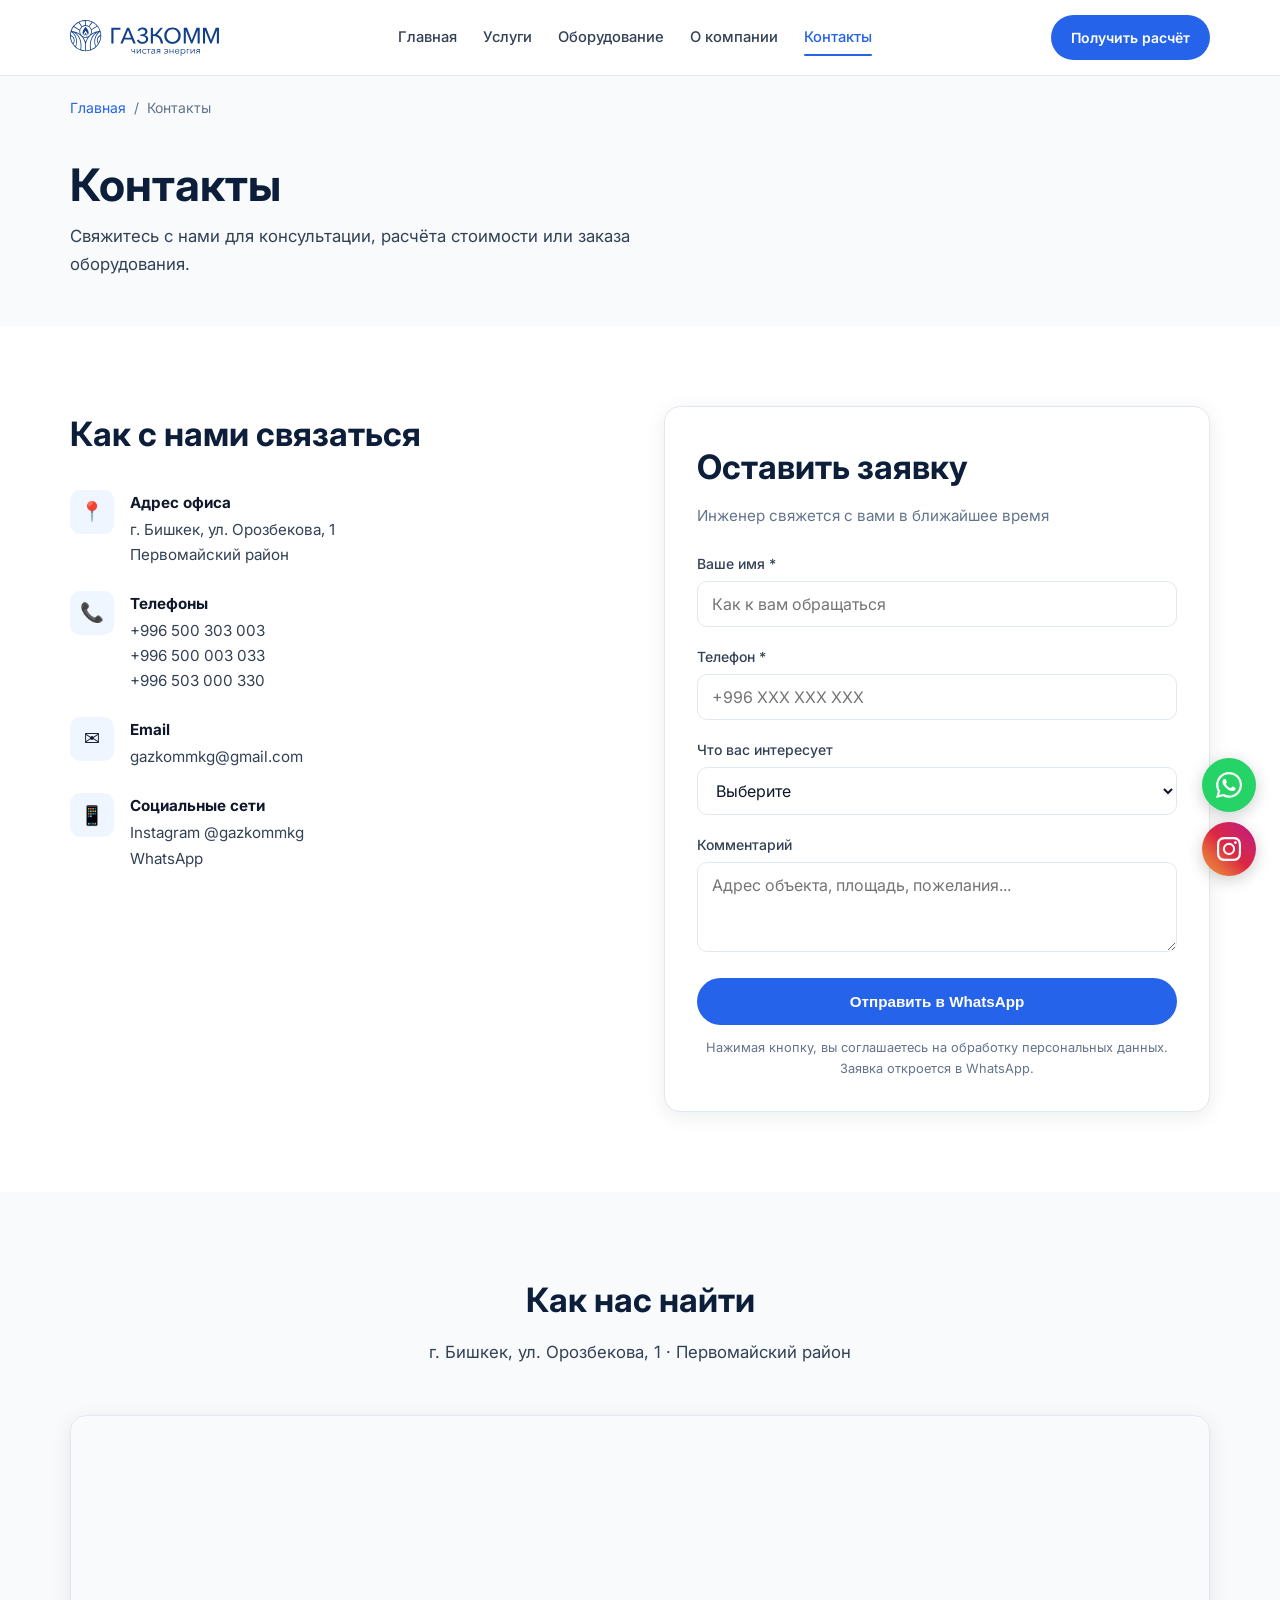
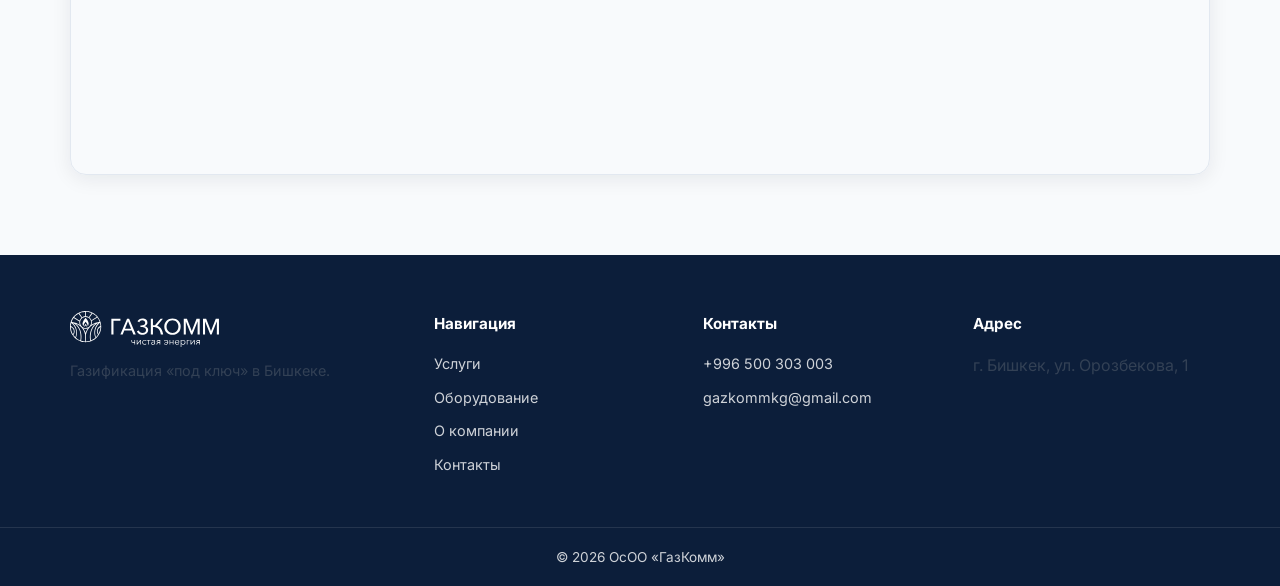
<file: contacts.html>
<!DOCTYPE html>
<html lang="ru">
<head>
  <meta charset="UTF-8">
  <meta name="viewport" content="width=device-width, initial-scale=1.0">
  <title>Контакты — ГазКомм | Заявка на газификацию</title>
  <link rel="stylesheet" href="styles.css">
  <link href="https://fonts.googleapis.com/css2?family=Inter:wght@400;500;600;700&display=swap" rel="stylesheet">
</head>
<body>
  <header class="header" id="header">
    <div class="container header__inner">
      <a href="index.html" class="logo logo--dark"><img src="assets/logo.svg" alt="ГазКомм" height="36"></a>
      <nav class="nav" id="nav">
        <a href="index.html" class="nav__link">Главная</a>
        <a href="services.html" class="nav__link">Услуги</a>
        <a href="equipment.html" class="nav__link">Оборудование</a>
        <a href="about.html" class="nav__link">О компании</a>
        <a href="contacts.html" class="nav__link active">Контакты</a>
      </nav>
      <div class="header__actions">
        
        <a href="#form" class="btn btn--primary btn--sm">Получить расчёт</a>
        <button class="burger" id="burger" aria-label="Меню"><span></span><span></span><span></span></button>
      </div>
    </div>
  </header>

  <div class="breadcrumb"><div class="container breadcrumb__inner"><a href="index.html">Главная</a> / <span>Контакты</span></div></div>

  <section class="page-hero">
    <div class="container">
      <h1>Контакты</h1>
      <p>Свяжитесь с нами для консультации, расчёта стоимости или заказа оборудования.</p>
    </div>
  </section>

  <section class="section">
    <div class="container">
      <div class="grid-2" style="gap:48px">
        <div class="fade-up">
          <h2 style="margin-bottom:28px">Как с нами связаться</h2>
          <div class="contact-item">
            <div class="contact-item__icon">📍</div>
            <div>
              <h4>Адрес офиса</h4>
              <p>г. Бишкек, ул. Орозбекова, 1<br>Первомайский район</p>
            </div>
          </div>
          <div class="contact-item">
            <div class="contact-item__icon">📞</div>
            <div>
              <h4>Телефоны</h4>
              <p><a href="tel:+996500303003">+996 500 303 003</a></p>
              <p><a href="tel:+996500003033">+996 500 003 033</a></p>
              <p><a href="tel:+996503000330">+996 503 000 330</a></p>
            </div>
          </div>
          <div class="contact-item">
            <div class="contact-item__icon">✉️</div>
            <div>
              <h4>Email</h4>
              <p><a href="mailto:gazkommkg@gmail.com">gazkommkg@gmail.com</a></p>
            </div>
          </div>
          <div class="contact-item">
            <div class="contact-item__icon">📱</div>
            <div>
              <h4>Социальные сети</h4>
              <p><a href="https://www.instagram.com/gazkommkg" target="_blank">Instagram @gazkommkg</a></p>
              <p><a href="https://wa.me/996500303003" target="_blank">WhatsApp</a></p>
            </div>
          </div>
        </div>

        <div class="form-wrapper fade-up" id="form" style="grid-template-columns:1fr;padding:32px">
          <div>
            <h2 style="margin-bottom:8px">Оставить заявку</h2>
            <p style="margin-bottom:24px;color:var(--gray-500);font-size:0.95rem">Инженер свяжется с вами в ближайшее время</p>
            <form id="requestForm">
              <div class="form-group">
                <label for="name">Ваше имя *</label>
                <input type="text" id="name" name="name" required placeholder="Как к вам обращаться">
              </div>
              <div class="form-group">
                <label for="phone">Телефон *</label>
                <input type="tel" id="phone" name="phone" required placeholder="+996 XXX XXX XXX">
              </div>
              <div class="form-group">
                <label for="object">Что вас интересует</label>
                <select id="object" name="object">
                  <option value="">Выберите</option>
                  <option value="private">Газификация частного дома</option>
                  <option value="apartment">Квартира / МКД</option>
                  <option value="commercial">Коммерческий объект</option>
                  <option value="industrial">Промышленный объект</option>
                  <option value="horeca">Ресторан / кафе / гостиница</option>
                  <option value="boiler">Газовый котёл Bosch</option>
                  <option value="generator">Газовый генератор Generac</option>
                  <option value="other">Другое</option>
                </select>
              </div>
              <div class="form-group">
                <label for="message">Комментарий</label>
                <textarea id="message" name="message" rows="3" placeholder="Адрес объекта, площадь, пожелания..."></textarea>
              </div>
              <button type="submit" class="btn btn--primary btn--full">Отправить в WhatsApp</button>
              <p class="form-note">Нажимая кнопку, вы соглашаетесь на обработку персональных данных. Заявка откроется в WhatsApp.</p>
            </form>
          </div>
        </div>
      </div>
    </div>
  </section>

  <section class="section section--gray">
    <div class="container">
      <div class="section__header fade-up">
        <h2>Как нас найти</h2>
        <p>г. Бишкек, ул. Орозбекова, 1 · Первомайский район</p>
      </div>
      <div class="map-wrap fade-up">
        <iframe
          src="https://maps.google.com/maps?q=Орозбекова+1,+Бишкек&hl=ru&z=16&output=embed"
          allowfullscreen=""
          loading="lazy"
          referrerpolicy="no-referrer-when-downgrade"
          title="ГазКомм на карте — ул. Орозбекова, 1, Бишкек">
        </iframe>
      </div>
    </div>
  </section>

  <footer class="footer">
    <div class="container footer__inner">
      <div class="footer__brand"><a href="index.html" class="logo"><img src="assets/logo-white.svg" alt="ГазКомм" height="32"></a><p>Газификация «под ключ» в Бишкеке.</p></div>
      <div><h4>Навигация</h4><a href="services.html">Услуги</a><a href="equipment.html">Оборудование</a><a href="about.html">О компании</a><a href="contacts.html">Контакты</a></div>
      <div><h4>Контакты</h4><a href="tel:+996500303003">+996 500 303 003</a><a href="mailto:gazkommkg@gmail.com">gazkommkg@gmail.com</a></div>
      <div><h4>Адрес</h4><p>г. Бишкек, ул. Орозбекова, 1</p></div>
    </div>
    <div class="footer__bottom"><div class="container">© 2026 ОсОО «ГазКомм»</div></div>
  </footer>

  <div class="float-btns">
    <a href="https://wa.me/996500303003?text=Здравствуйте!%20Хочу%20получить%20расчёт" target="_blank" class="float-btn float-btn--wa" aria-label="WhatsApp"><svg width="26" height="26" viewBox="0 0 24 24"><path fill="currentColor" d="M17.472 14.382c-.297-.149-1.758-.867-2.03-.967-.273-.099-.471-.148-.67.15-.197.297-.767.966-.94 1.164-.173.199-.347.223-.644.075-.297-.15-1.255-.463-2.39-1.475-.883-.788-1.48-1.761-1.653-2.059-.173-.297-.018-.458.13-.606.134-.133.298-.347.446-.52.149-.174.198-.298.298-.497.099-.198.05-.371-.025-.52-.075-.149-.669-1.612-.916-2.207-.242-.579-.487-.5-.669-.51-.173-.008-.371-.01-.57-.01-.198 0-.52.074-.792.372-.272.297-1.04 1.016-1.04 2.479 0 1.462 1.065 2.875 1.213 3.074.149.198 2.096 3.2 5.077 4.487.709.306 1.262.489 1.694.625.712.227 1.36.195 1.871.118.571-.085 1.758-.719 2.006-1.413.248-.694.248-1.289.173-1.413-.074-.124-.272-.198-.57-.347m-5.421 7.403h-.004a9.87 9.87 0 01-5.031-1.378l-.361-.214-3.741.982.998-3.648-.235-.374a9.86 9.86 0 01-1.51-5.26c.001-5.45 4.436-9.884 9.888-9.884 2.64 0 5.122 1.03 6.988 2.898a9.825 9.825 0 012.893 6.994c-.003 5.45-4.435 9.884-9.885 9.884m8.413-18.297A11.815 11.815 0 0012.05 0C5.495 0 .16 5.335.157 11.892c0 2.096.547 4.142 1.588 5.945L.057 24l6.305-1.654a11.882 11.882 0 005.683 1.448h.005c6.554 0 11.89-5.335 11.893-11.893a11.821 11.821 0 00-3.48-8.413z"/></svg></a>
    <a href="https://www.instagram.com/gazkommkg" target="_blank" class="float-btn float-btn--ig" aria-label="Instagram"><svg width="24" height="24" viewBox="0 0 24 24"><path fill="currentColor" d="M12 2.163c3.204 0 3.584.012 4.85.07 3.252.148 4.771 1.691 4.919 4.919.058 1.265.069 1.645.069 4.849 0 3.205-.012 3.584-.069 4.849-.149 3.225-1.664 4.771-4.919 4.919-1.266.058-1.644.07-4.85.07-3.204 0-3.584-.012-4.849-.07-3.26-.149-4.771-1.699-4.919-4.92-.058-1.265-.07-1.644-.07-4.849 0-3.204.013-3.583.07-4.849.149-3.227 1.664-4.771 4.919-4.919 1.266-.057 1.645-.069 4.849-.069zM12 0C8.741 0 8.333.014 7.053.072 2.695.272.273 2.69.073 7.052.014 8.333 0 8.741 0 12c0 3.259.014 3.668.072 4.948.2 4.358 2.618 6.78 6.98 6.98C8.333 23.986 8.741 24 12 24c3.259 0 3.668-.014 4.948-.072 4.354-.2 6.782-2.618 6.979-6.98.059-1.28.073-1.689.073-4.948 0-3.259-.014-3.667-.072-4.947-.196-4.354-2.617-6.78-6.979-6.98C15.668.014 15.259 0 12 0zm0 5.838a6.162 6.162 0 100 12.324 6.162 6.162 0 000-12.324zM12 16a4 4 0 110-8 4 4 0 010 8zm6.406-11.845a1.44 1.44 0 100 2.881 1.44 1.44 0 000-2.881z"/></svg></a>
  </div>
  <script src="script.js"></script>
</body>
</html>
</file>
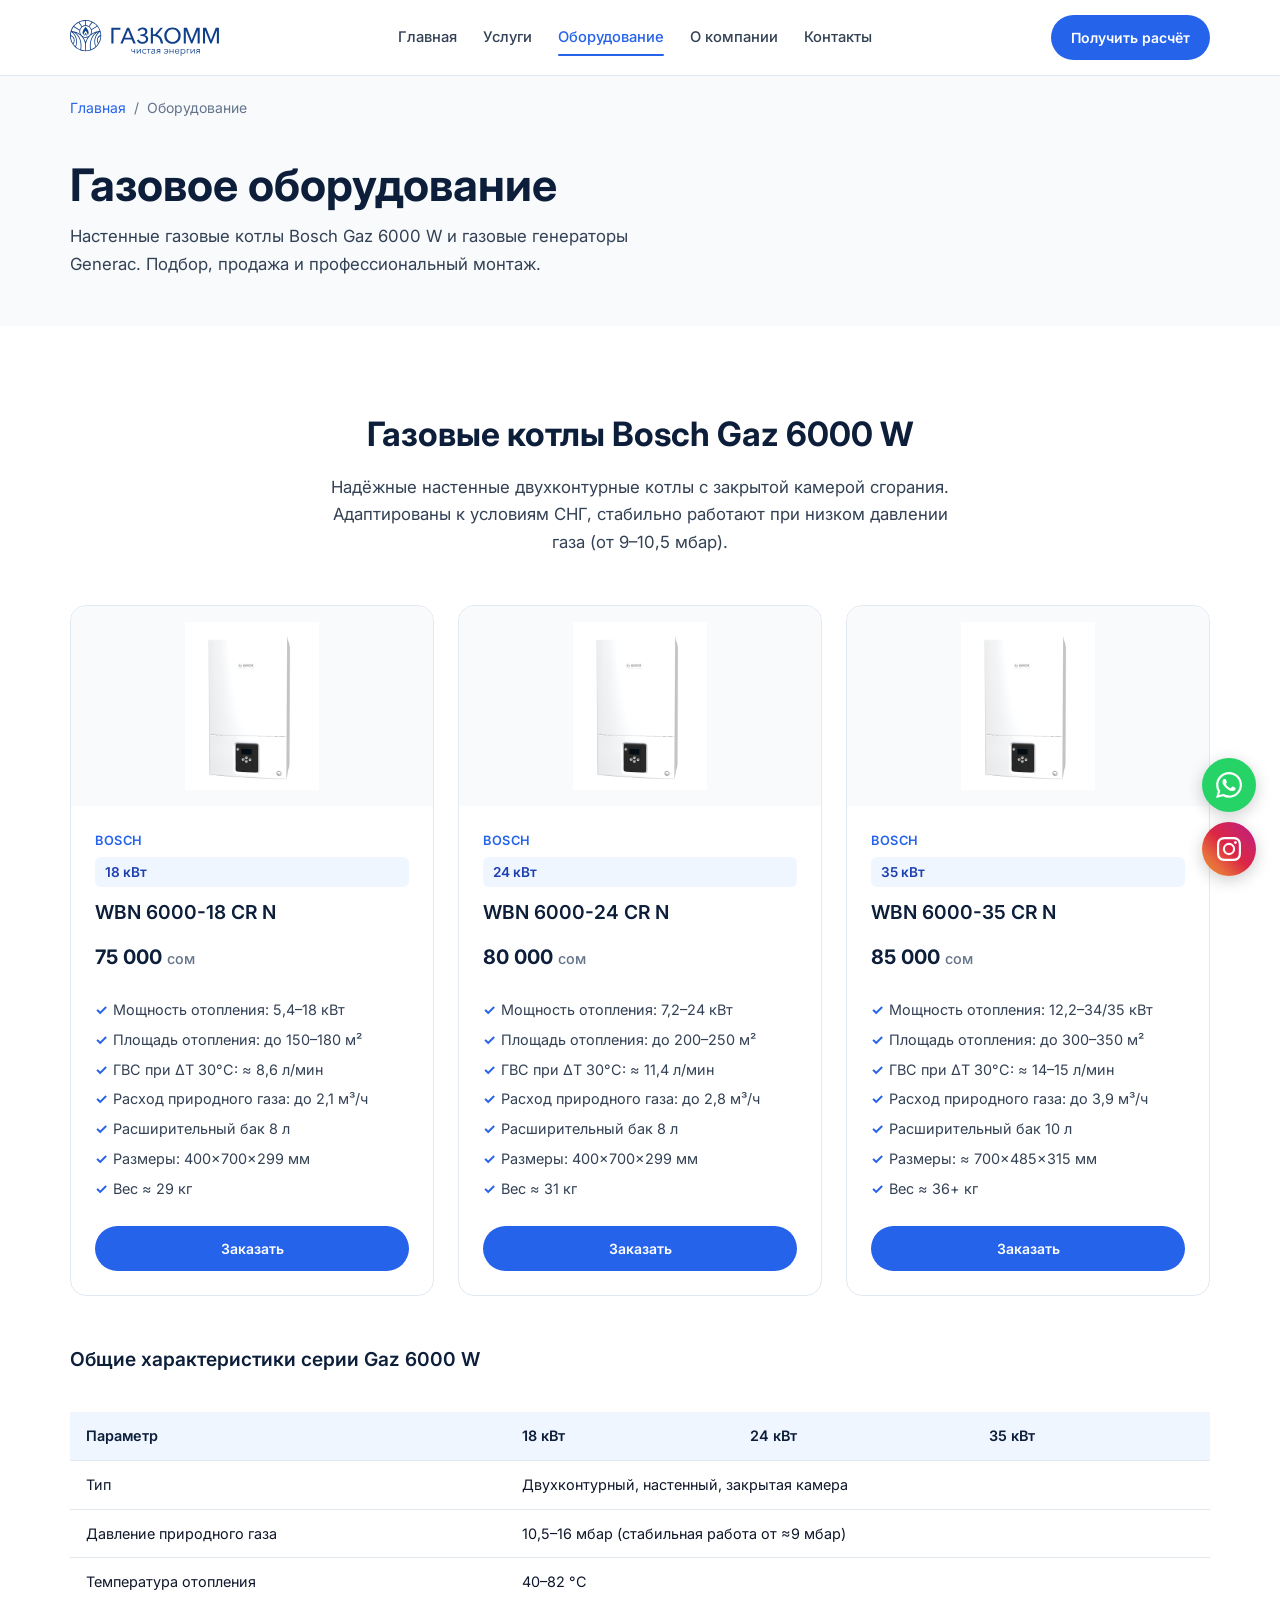
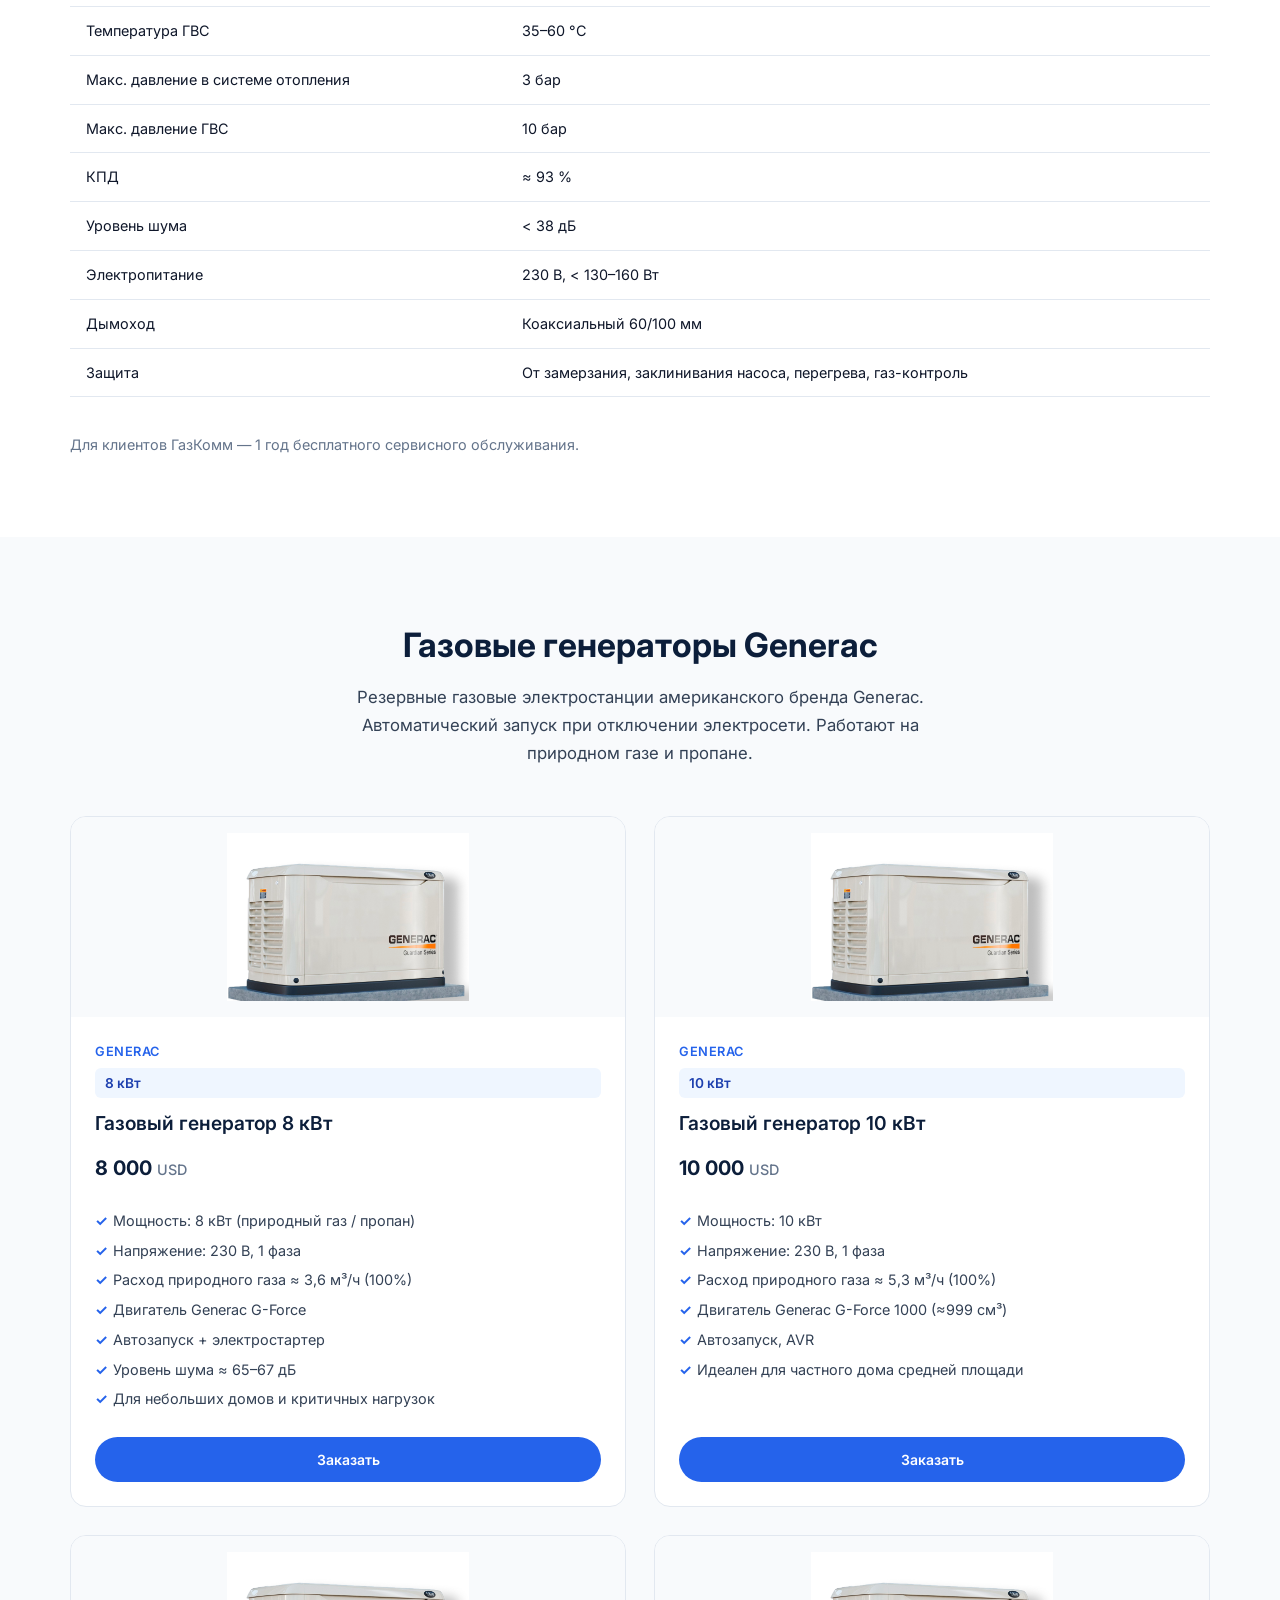
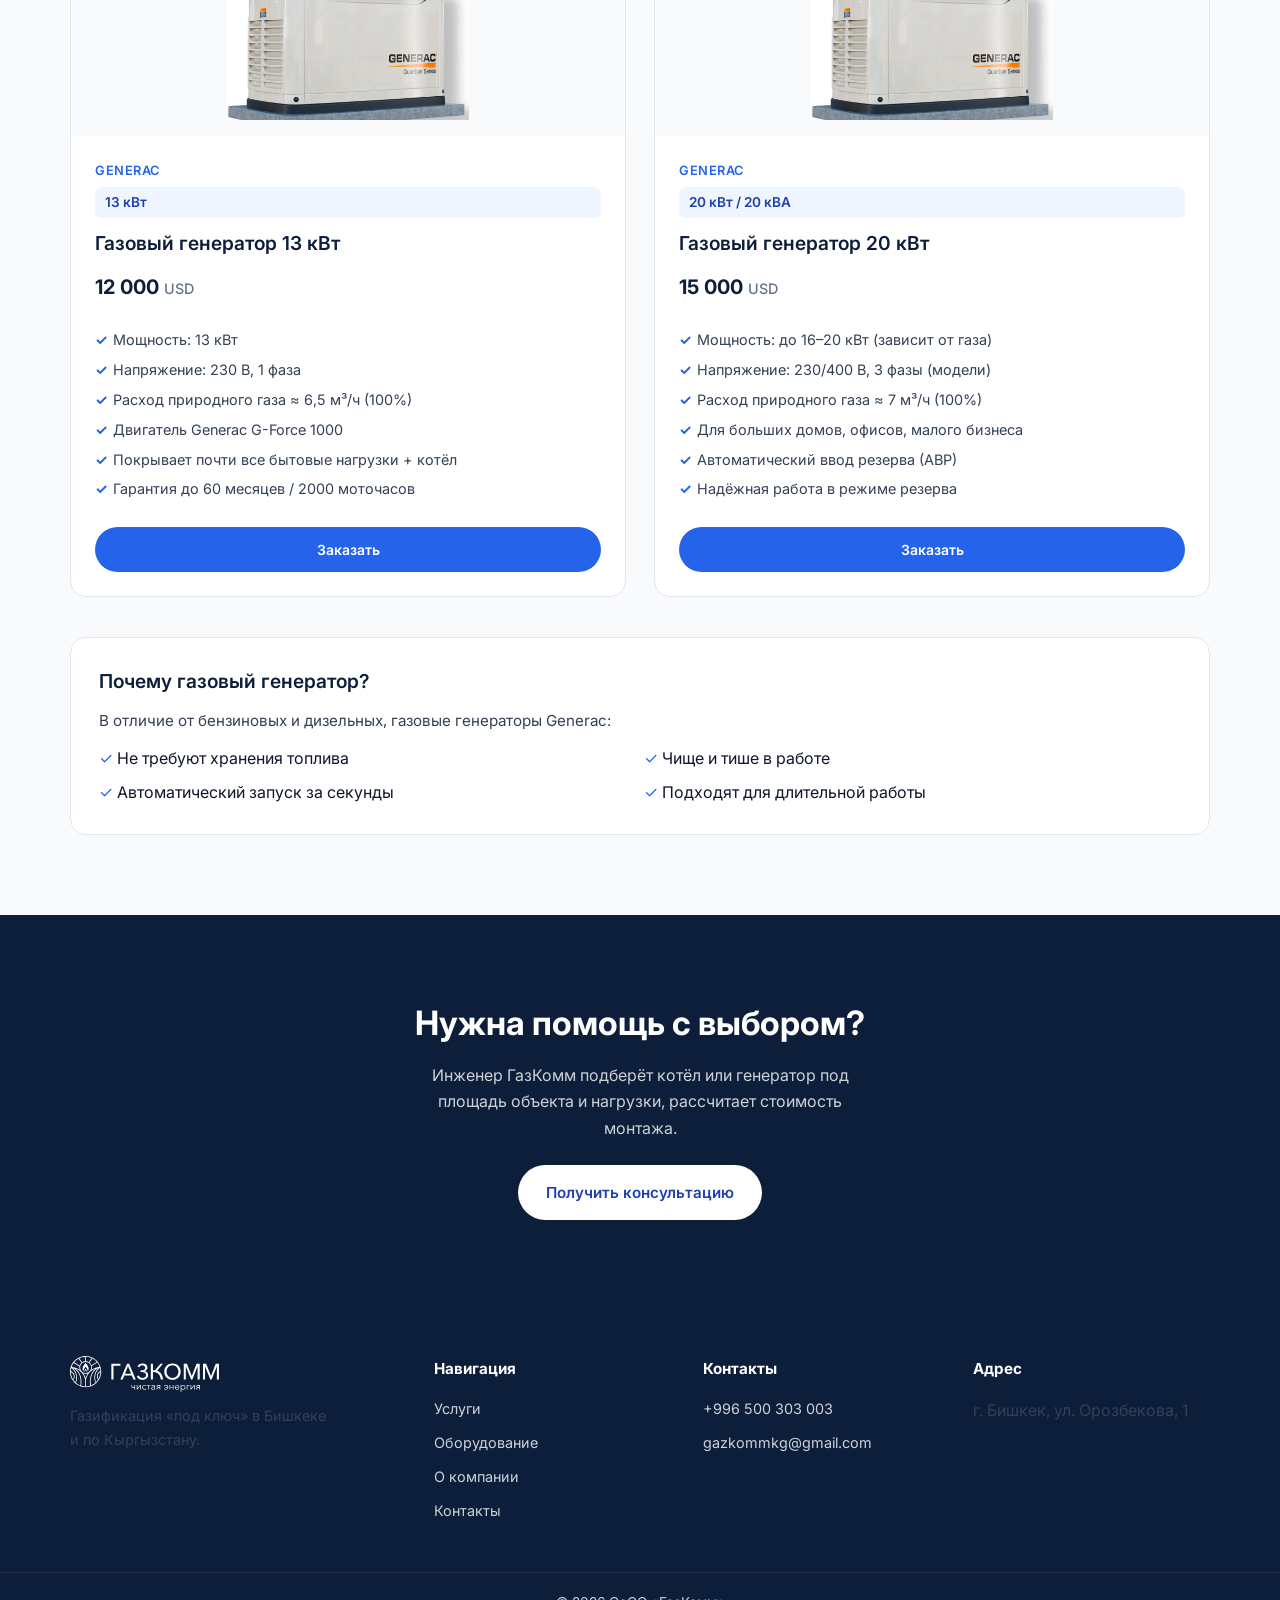
<file: equipment.html>
<!DOCTYPE html>
<html lang="ru">
<head>
  <meta charset="UTF-8">
  <meta name="viewport" content="width=device-width, initial-scale=1.0">
  <meta name="description" content="Каталог оборудования ГазКомм: газовые котлы Bosch Gaz 6000 W (18, 24, 35 кВт) и газовые генераторы Generac (8, 10, 13, 20 кВт). Цены и характеристики.">
  <title>Оборудование — ГазКомм | Котлы Bosch и генераторы Generac</title>
  <link rel="stylesheet" href="styles.css">
  <link href="https://fonts.googleapis.com/css2?family=Inter:wght@400;500;600;700&display=swap" rel="stylesheet">
</head>
<body>
  <header class="header" id="header">
    <div class="container header__inner">
      <a href="index.html" class="logo logo--dark"><img src="assets/logo.svg" alt="ГазКомм" height="36"></a>
      <nav class="nav" id="nav">
        <a href="index.html" class="nav__link">Главная</a>
        <a href="services.html" class="nav__link">Услуги</a>
        <a href="equipment.html" class="nav__link active">Оборудование</a>
        <a href="about.html" class="nav__link">О компании</a>
        <a href="contacts.html" class="nav__link">Контакты</a>
      </nav>
      <div class="header__actions">
        
        <a href="contacts.html#form" class="btn btn--primary btn--sm">Получить расчёт</a>
        <button class="burger" id="burger" aria-label="Меню"><span></span><span></span><span></span></button>
      </div>
    </div>
  </header>

  <div class="breadcrumb"><div class="container breadcrumb__inner"><a href="index.html">Главная</a> / <span>Оборудование</span></div></div>

  <section class="page-hero">
    <div class="container">
      <h1>Газовое оборудование</h1>
      <p>Настенные газовые котлы Bosch Gaz 6000 W и газовые генераторы Generac. Подбор, продажа и профессиональный монтаж.</p>
    </div>
  </section>

  <!-- Boilers -->
  <section class="section" id="boilers">
    <div class="container">
      <div class="section__header fade-up">
        <h2>Газовые котлы Bosch Gaz 6000 W</h2>
        <p>Надёжные настенные двухконтурные котлы с закрытой камерой сгорания. Адаптированы к условиям СНГ, стабильно работают при низком давлении газа (от 9–10,5 мбар).</p>
      </div>

      <div class="grid-3">
        <!-- 18 kW -->
        <article class="product-card fade-up">
          <div class="product-card__img"><img src="assets/boiler.png" alt="Bosch WBN 6000-18"></div>
          <div class="product-card__body">
            <span class="product-card__brand">Bosch</span>
            <span class="product-card__power">18 кВт</span>
            <h3>WBN 6000-18 CR N</h3>
            <p class="product-card__price">75 000 <span>сом</span></p>
            <ul>
              <li>Мощность отопления: 5,4–18 кВт</li>
              <li>Площадь отопления: до 150–180 м²</li>
              <li>ГВС при ΔT 30°C: ≈ 8,6 л/мин</li>
              <li>Расход природного газа: до 2,1 м³/ч</li>
              <li>Расширительный бак 8 л</li>
              <li>Размеры: 400×700×299 мм</li>
              <li>Вес ≈ 29 кг</li>
            </ul>
            <a href="contacts.html#form" class="btn btn--primary btn--sm btn--full">Заказать</a>
          </div>
        </article>

        <!-- 24 kW -->
        <article class="product-card fade-up">
          <div class="product-card__img"><img src="assets/boiler.png" alt="Bosch WBN 6000-24"></div>
          <div class="product-card__body">
            <span class="product-card__brand">Bosch</span>
            <span class="product-card__power">24 кВт</span>
            <h3>WBN 6000-24 CR N</h3>
            <p class="product-card__price">80 000 <span>сом</span></p>
            <ul>
              <li>Мощность отопления: 7,2–24 кВт</li>
              <li>Площадь отопления: до 200–250 м²</li>
              <li>ГВС при ΔT 30°C: ≈ 11,4 л/мин</li>
              <li>Расход природного газа: до 2,8 м³/ч</li>
              <li>Расширительный бак 8 л</li>
              <li>Размеры: 400×700×299 мм</li>
              <li>Вес ≈ 31 кг</li>
            </ul>
            <a href="contacts.html#form" class="btn btn--primary btn--sm btn--full">Заказать</a>
          </div>
        </article>

        <!-- 35 kW -->
        <article class="product-card fade-up">
          <div class="product-card__img"><img src="assets/boiler.png" alt="Bosch WBN 6000-35"></div>
          <div class="product-card__body">
            <span class="product-card__brand">Bosch</span>
            <span class="product-card__power">35 кВт</span>
            <h3>WBN 6000-35 CR N</h3>
            <p class="product-card__price">85 000 <span>сом</span></p>
            <ul>
              <li>Мощность отопления: 12,2–34/35 кВт</li>
              <li>Площадь отопления: до 300–350 м²</li>
              <li>ГВС при ΔT 30°C: ≈ 14–15 л/мин</li>
              <li>Расход природного газа: до 3,9 м³/ч</li>
              <li>Расширительный бак 10 л</li>
              <li>Размеры: ≈ 700×485×315 мм</li>
              <li>Вес ≈ 36+ кг</li>
            </ul>
            <a href="contacts.html#form" class="btn btn--primary btn--sm btn--full">Заказать</a>
          </div>
        </article>
      </div>

      <div class="fade-up" style="margin-top:48px">
        <h3 style="margin-bottom:16px">Общие характеристики серии Gaz 6000 W</h3>
        <div style="overflow-x:auto">
          <table class="specs-table">
            <thead>
              <tr>
                <th>Параметр</th>
                <th>18 кВт</th>
                <th>24 кВт</th>
                <th>35 кВт</th>
              </tr>
            </thead>
            <tbody>
              <tr><td>Тип</td><td colspan="3">Двухконтурный, настенный, закрытая камера</td></tr>
              <tr><td>Давление природного газа</td><td colspan="3">10,5–16 мбар (стабильная работа от ≈9 мбар)</td></tr>
              <tr><td>Температура отопления</td><td colspan="3">40–82 °C</td></tr>
              <tr><td>Температура ГВС</td><td colspan="3">35–60 °C</td></tr>
              <tr><td>Макс. давление в системе отопления</td><td colspan="3">3 бар</td></tr>
              <tr><td>Макс. давление ГВС</td><td colspan="3">10 бар</td></tr>
              <tr><td>КПД</td><td colspan="3">≈ 93 %</td></tr>
              <tr><td>Уровень шума</td><td colspan="3">&lt; 38 дБ</td></tr>
              <tr><td>Электропитание</td><td colspan="3">230 В, &lt; 130–160 Вт</td></tr>
              <tr><td>Дымоход</td><td colspan="3">Коаксиальный 60/100 мм</td></tr>
              <tr><td>Защита</td><td colspan="3">От замерзания, заклинивания насоса, перегрева, газ-контроль</td></tr>
            </tbody>
          </table>
        </div>
        <p style="margin-top:16px;font-size:0.9rem;color:var(--gray-500)">Для клиентов ГазКомм — 1 год бесплатного сервисного обслуживания.</p>
      </div>
    </div>
  </section>

  <!-- Generators -->
  <section class="section section--gray" id="generators">
    <div class="container">
      <div class="section__header fade-up">
        <h2>Газовые генераторы Generac</h2>
        <p>Резервные газовые электростанции американского бренда Generac. Автоматический запуск при отключении электросети. Работают на природном газе и пропане.</p>
      </div>

      <div class="grid-2">
        <article class="product-card fade-up">
          <div class="product-card__img"><img src="assets/generator.png" alt="Generac 8 кВт"></div>
          <div class="product-card__body">
            <span class="product-card__brand">Generac</span>
            <span class="product-card__power">8 кВт</span>
            <h3>Газовый генератор 8 кВт</h3>
            <p class="product-card__price">8 000 <span>USD</span></p>
            <ul>
              <li>Мощность: 8 кВт (природный газ / пропан)</li>
              <li>Напряжение: 230 В, 1 фаза</li>
              <li>Расход природного газа ≈ 3,6 м³/ч (100%)</li>
              <li>Двигатель Generac G-Force</li>
              <li>Автозапуск + электростартер</li>
              <li>Уровень шума ≈ 65–67 дБ</li>
              <li>Для небольших домов и критичных нагрузок</li>
            </ul>
            <a href="contacts.html#form" class="btn btn--primary btn--sm btn--full">Заказать</a>
          </div>
        </article>

        <article class="product-card fade-up">
          <div class="product-card__img"><img src="assets/generator.png" alt="Generac 10 кВт"></div>
          <div class="product-card__body">
            <span class="product-card__brand">Generac</span>
            <span class="product-card__power">10 кВт</span>
            <h3>Газовый генератор 10 кВт</h3>
            <p class="product-card__price">10 000 <span>USD</span></p>
            <ul>
              <li>Мощность: 10 кВт</li>
              <li>Напряжение: 230 В, 1 фаза</li>
              <li>Расход природного газа ≈ 5,3 м³/ч (100%)</li>
              <li>Двигатель Generac G-Force 1000 (≈999 см³)</li>
              <li>Автозапуск, AVR</li>
              <li>Идеален для частного дома средней площади</li>
            </ul>
            <a href="contacts.html#form" class="btn btn--primary btn--sm btn--full">Заказать</a>
          </div>
        </article>

        <article class="product-card fade-up">
          <div class="product-card__img"><img src="assets/generator.png" alt="Generac 13 кВт"></div>
          <div class="product-card__body">
            <span class="product-card__brand">Generac</span>
            <span class="product-card__power">13 кВт</span>
            <h3>Газовый генератор 13 кВт</h3>
            <p class="product-card__price">12 000 <span>USD</span></p>
            <ul>
              <li>Мощность: 13 кВт</li>
              <li>Напряжение: 230 В, 1 фаза</li>
              <li>Расход природного газа ≈ 6,5 м³/ч (100%)</li>
              <li>Двигатель Generac G-Force 1000</li>
              <li>Покрывает почти все бытовые нагрузки + котёл</li>
              <li>Гарантия до 60 месяцев / 2000 моточасов</li>
            </ul>
            <a href="contacts.html#form" class="btn btn--primary btn--sm btn--full">Заказать</a>
          </div>
        </article>

        <article class="product-card fade-up">
          <div class="product-card__img"><img src="assets/generator.png" alt="Generac 20 кВт"></div>
          <div class="product-card__body">
            <span class="product-card__brand">Generac</span>
            <span class="product-card__power">20 кВт / 20 кВА</span>
            <h3>Газовый генератор 20 кВт</h3>
            <p class="product-card__price">15 000 <span>USD</span></p>
            <ul>
              <li>Мощность: до 16–20 кВт (зависит от газа)</li>
              <li>Напряжение: 230/400 В, 3 фазы (модели)</li>
              <li>Расход природного газа ≈ 7 м³/ч (100%)</li>
              <li>Для больших домов, офисов, малого бизнеса</li>
              <li>Автоматический ввод резерва (АВР)</li>
              <li>Надёжная работа в режиме резерва</li>
            </ul>
            <a href="contacts.html#form" class="btn btn--primary btn--sm btn--full">Заказать</a>
          </div>
        </article>
      </div>

      <div class="card fade-up" style="margin-top:40px">
        <h3>Почему газовый генератор?</h3>
        <p style="margin-top:10px">В отличие от бензиновых и дизельных, газовые генераторы Generac:</p>
        <ul style="margin-top:12px;display:grid;grid-template-columns:1fr 1fr;gap:8px">
          <li style="padding-left:18px;position:relative"><span style="position:absolute;left:0;color:var(--blue-600)">✓</span> Не требуют хранения топлива</li>
          <li style="padding-left:18px;position:relative"><span style="position:absolute;left:0;color:var(--blue-600)">✓</span> Чище и тише в работе</li>
          <li style="padding-left:18px;position:relative"><span style="position:absolute;left:0;color:var(--blue-600)">✓</span> Автоматический запуск за секунды</li>
          <li style="padding-left:18px;position:relative"><span style="position:absolute;left:0;color:var(--blue-600)">✓</span> Подходят для длительной работы</li>
        </ul>
      </div>
    </div>
  </section>

  <section class="section section--blue">
    <div class="container" style="text-align:center">
      <h2 class="fade-up">Нужна помощь с выбором?</h2>
      <p class="fade-up" style="max-width:480px;margin:0 auto 24px">Инженер ГазКомм подберёт котёл или генератор под площадь объекта и нагрузки, рассчитает стоимость монтажа.</p>
      <a href="contacts.html#form" class="btn btn--white fade-up">Получить консультацию</a>
    </div>
  </section>

  <footer class="footer">
    <div class="container footer__inner">
      <div class="footer__brand">
        <a href="index.html" class="logo"><img src="assets/logo-white.svg" alt="ГазКомм" height="32"></a>
        <p>Газификация «под ключ» в Бишкеке и по Кыргызстану.</p>
      </div>
      <div><h4>Навигация</h4><a href="services.html">Услуги</a><a href="equipment.html">Оборудование</a><a href="about.html">О компании</a><a href="contacts.html">Контакты</a></div>
      <div><h4>Контакты</h4><a href="tel:+996500303003">+996 500 303 003</a><a href="mailto:gazkommkg@gmail.com">gazkommkg@gmail.com</a></div>
      <div><h4>Адрес</h4><p>г. Бишкек, ул. Орозбекова, 1</p></div>
    </div>
    <div class="footer__bottom"><div class="container">© 2026 ОсОО «ГазКомм»</div></div>
  </footer>

  <div class="float-btns">
    <a href="https://wa.me/996500303003" target="_blank" class="float-btn float-btn--wa" aria-label="WhatsApp"><svg width="26" height="26" viewBox="0 0 24 24"><path fill="currentColor" d="M17.472 14.382c-.297-.149-1.758-.867-2.03-.967-.273-.099-.471-.148-.67.15-.197.297-.767.966-.94 1.164-.173.199-.347.223-.644.075-.297-.15-1.255-.463-2.39-1.475-.883-.788-1.48-1.761-1.653-2.059-.173-.297-.018-.458.13-.606.134-.133.298-.347.446-.52.149-.174.198-.298.298-.497.099-.198.05-.371-.025-.52-.075-.149-.669-1.612-.916-2.207-.242-.579-.487-.5-.669-.51-.173-.008-.371-.01-.57-.01-.198 0-.52.074-.792.372-.272.297-1.04 1.016-1.04 2.479 0 1.462 1.065 2.875 1.213 3.074.149.198 2.096 3.2 5.077 4.487.709.306 1.262.489 1.694.625.712.227 1.36.195 1.871.118.571-.085 1.758-.719 2.006-1.413.248-.694.248-1.289.173-1.413-.074-.124-.272-.198-.57-.347m-5.421 7.403h-.004a9.87 9.87 0 01-5.031-1.378l-.361-.214-3.741.982.998-3.648-.235-.374a9.86 9.86 0 01-1.51-5.26c.001-5.45 4.436-9.884 9.888-9.884 2.64 0 5.122 1.03 6.988 2.898a9.825 9.825 0 012.893 6.994c-.003 5.45-4.435 9.884-9.885 9.884m8.413-18.297A11.815 11.815 0 0012.05 0C5.495 0 .16 5.335.157 11.892c0 2.096.547 4.142 1.588 5.945L.057 24l6.305-1.654a11.882 11.882 0 005.683 1.448h.005c6.554 0 11.89-5.335 11.893-11.893a11.821 11.821 0 00-3.48-8.413z"/></svg></a>
    <a href="https://www.instagram.com/gazkommkg" target="_blank" class="float-btn float-btn--ig" aria-label="Instagram"><svg width="24" height="24" viewBox="0 0 24 24"><path fill="currentColor" d="M12 2.163c3.204 0 3.584.012 4.85.07 3.252.148 4.771 1.691 4.919 4.919.058 1.265.069 1.645.069 4.849 0 3.205-.012 3.584-.069 4.849-.149 3.225-1.664 4.771-4.919 4.919-1.266.058-1.644.07-4.85.07-3.204 0-3.584-.012-4.849-.07-3.26-.149-4.771-1.699-4.919-4.92-.058-1.265-.07-1.644-.07-4.849 0-3.204.013-3.583.07-4.849.149-3.227 1.664-4.771 4.919-4.919 1.266-.057 1.645-.069 4.849-.069zM12 0C8.741 0 8.333.014 7.053.072 2.695.272.273 2.69.073 7.052.014 8.333 0 8.741 0 12c0 3.259.014 3.668.072 4.948.2 4.358 2.618 6.78 6.98 6.98C8.333 23.986 8.741 24 12 24c3.259 0 3.668-.014 4.948-.072 4.354-.2 6.782-2.618 6.979-6.98.059-1.28.073-1.689.073-4.948 0-3.259-.014-3.667-.072-4.947-.196-4.354-2.617-6.78-6.979-6.98C15.668.014 15.259 0 12 0zm0 5.838a6.162 6.162 0 100 12.324 6.162 6.162 0 000-12.324zM12 16a4 4 0 110-8 4 4 0 010 8zm6.406-11.845a1.44 1.44 0 100 2.881 1.44 1.44 0 000-2.881z"/></svg></a>
  </div>
  <script src="script.js"></script>
</body>
</html>
</file>
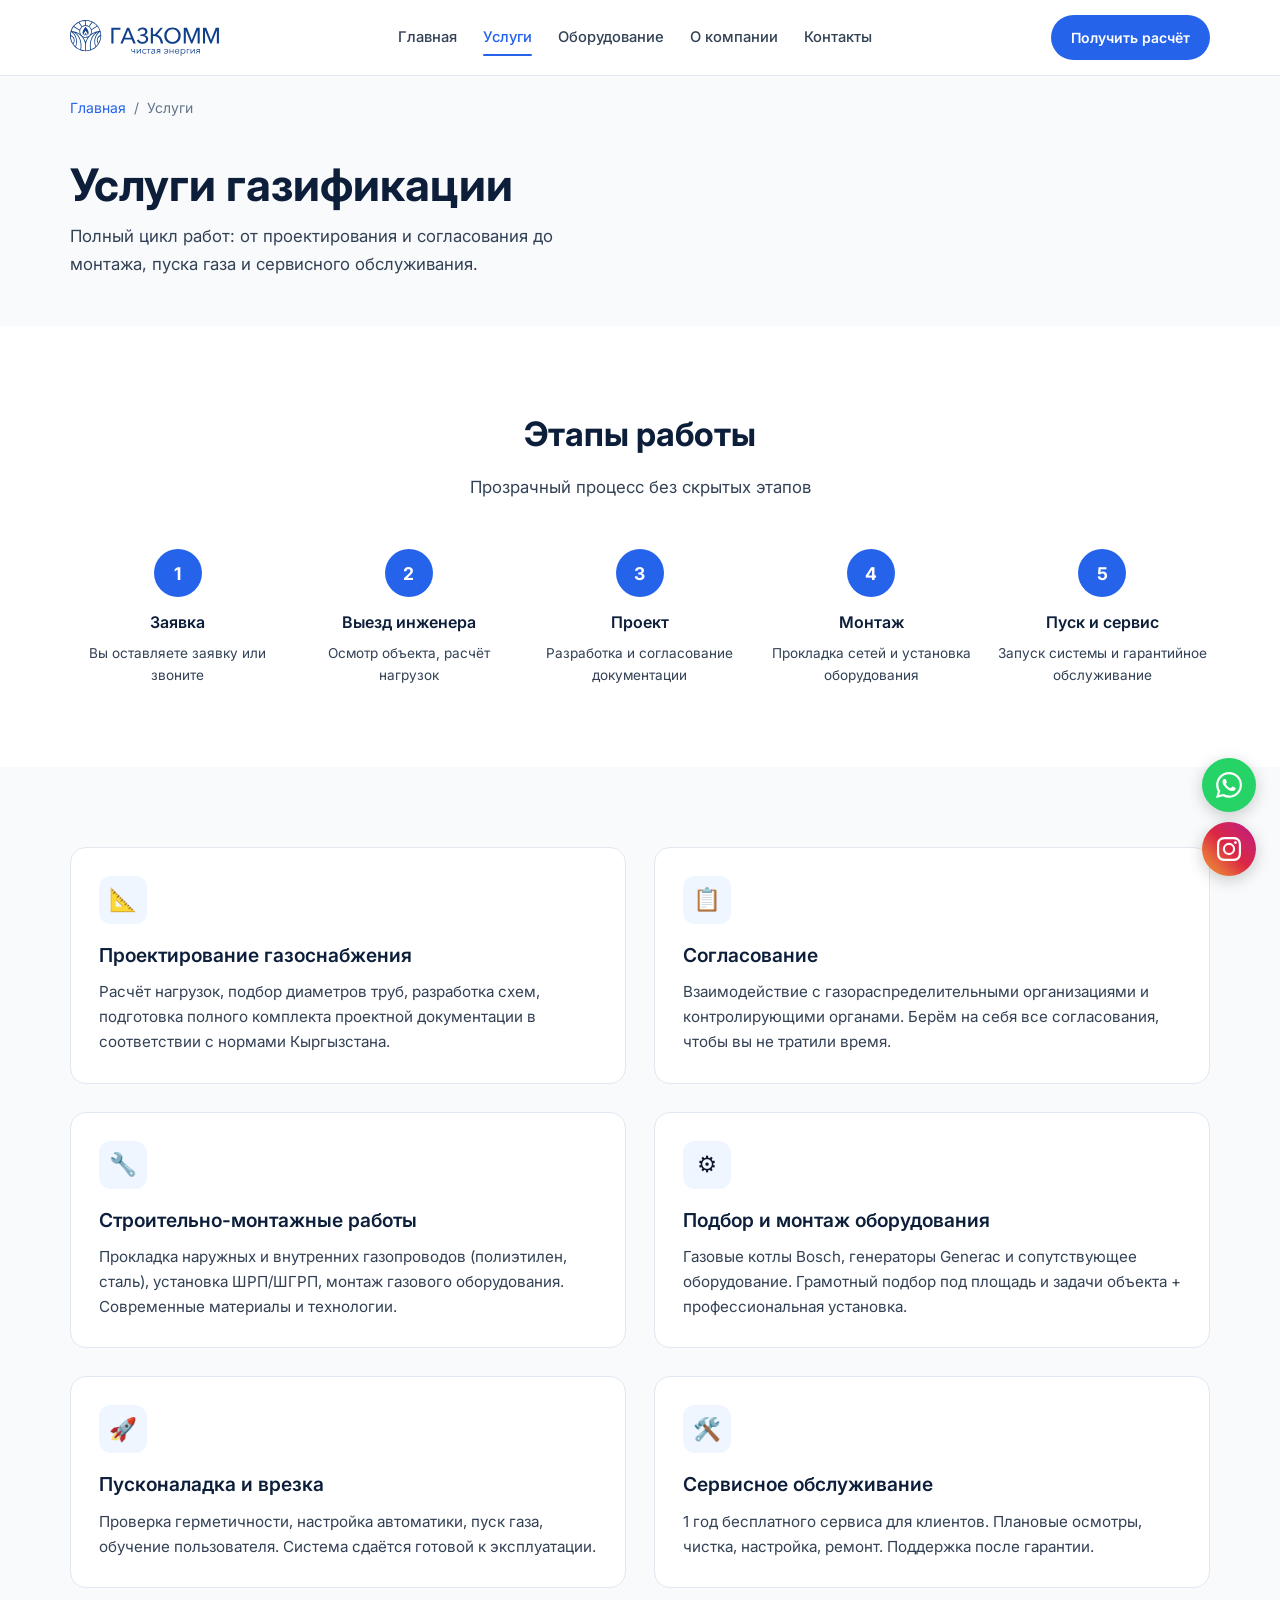
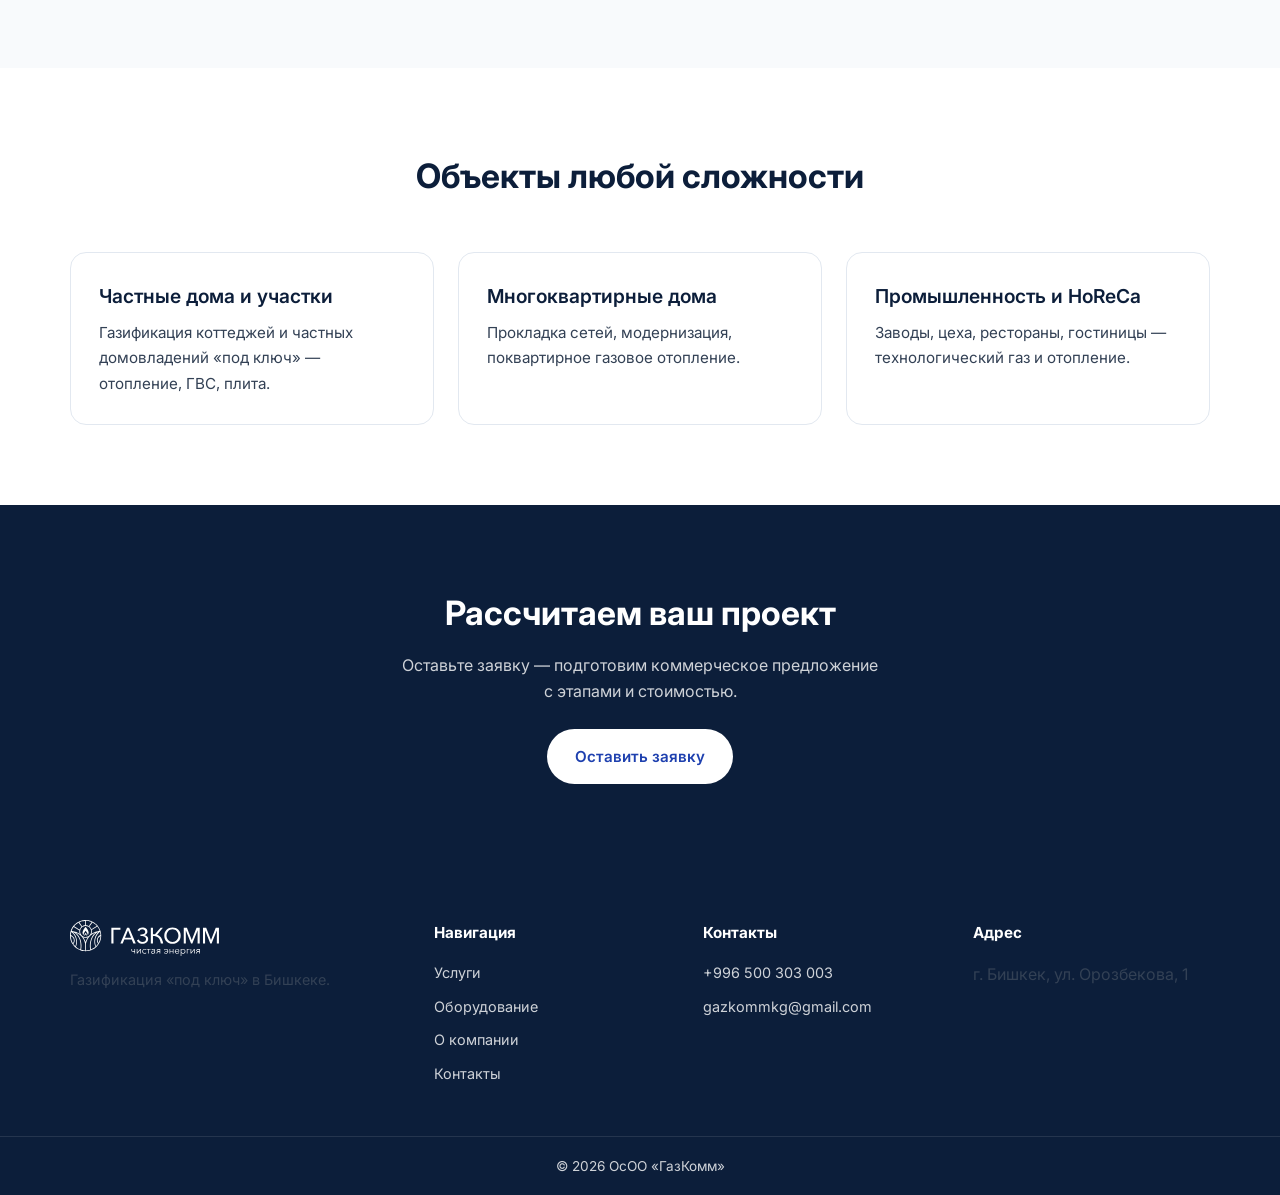
<file: services.html>
<!DOCTYPE html>
<html lang="ru">
<head>
  <meta charset="UTF-8">
  <meta name="viewport" content="width=device-width, initial-scale=1.0">
  <title>Услуги — ГазКомм | Газификация под ключ</title>
  <link rel="stylesheet" href="styles.css">
  <link href="https://fonts.googleapis.com/css2?family=Inter:wght@400;500;600;700&display=swap" rel="stylesheet">
</head>
<body>
  <header class="header" id="header">
    <div class="container header__inner">
      <a href="index.html" class="logo logo--dark"><img src="assets/logo.svg" alt="ГазКомм" height="36"></a>
      <nav class="nav" id="nav">
        <a href="index.html" class="nav__link">Главная</a>
        <a href="services.html" class="nav__link active">Услуги</a>
        <a href="equipment.html" class="nav__link">Оборудование</a>
        <a href="about.html" class="nav__link">О компании</a>
        <a href="contacts.html" class="nav__link">Контакты</a>
      </nav>
      <div class="header__actions">
        
        <a href="contacts.html#form" class="btn btn--primary btn--sm">Получить расчёт</a>
        <button class="burger" id="burger" aria-label="Меню"><span></span><span></span><span></span></button>
      </div>
    </div>
  </header>

  <div class="breadcrumb"><div class="container breadcrumb__inner"><a href="index.html">Главная</a> / <span>Услуги</span></div></div>

  <section class="page-hero">
    <div class="container">
      <h1>Услуги газификации</h1>
      <p>Полный цикл работ: от проектирования и согласования до монтажа, пуска газа и сервисного обслуживания.</p>
    </div>
  </section>

  <section class="section">
    <div class="container">
      <div class="section__header fade-up"><h2>Этапы работы</h2><p>Прозрачный процесс без скрытых этапов</p></div>
      <div class="steps fade-up">
        <div class="step"><div class="step__num">1</div><h3>Заявка</h3><p>Вы оставляете заявку или звоните</p></div>
        <div class="step"><div class="step__num">2</div><h3>Выезд инженера</h3><p>Осмотр объекта, расчёт нагрузок</p></div>
        <div class="step"><div class="step__num">3</div><h3>Проект</h3><p>Разработка и согласование документации</p></div>
        <div class="step"><div class="step__num">4</div><h3>Монтаж</h3><p>Прокладка сетей и установка оборудования</p></div>
        <div class="step"><div class="step__num">5</div><h3>Пуск и сервис</h3><p>Запуск системы и гарантийное обслуживание</p></div>
      </div>
    </div>
  </section>

  <section class="section section--gray">
    <div class="container">
      <div class="grid-2">
        <div class="card fade-up">
          <div class="card__icon">📐</div>
          <h3>Проектирование газоснабжения</h3>
          <p>Расчёт нагрузок, подбор диаметров труб, разработка схем, подготовка полного комплекта проектной документации в соответствии с нормами Кыргызстана.</p>
        </div>
        <div class="card fade-up">
          <div class="card__icon">📋</div>
          <h3>Согласование</h3>
          <p>Взаимодействие с газораспределительными организациями и контролирующими органами. Берём на себя все согласования, чтобы вы не тратили время.</p>
        </div>
        <div class="card fade-up">
          <div class="card__icon">🔧</div>
          <h3>Строительно-монтажные работы</h3>
          <p>Прокладка наружных и внутренних газопроводов (полиэтилен, сталь), установка ШРП/ШГРП, монтаж газового оборудования. Современные материалы и технологии.</p>
        </div>
        <div class="card fade-up">
          <div class="card__icon">⚙️</div>
          <h3>Подбор и монтаж оборудования</h3>
          <p>Газовые котлы Bosch, генераторы Generac и сопутствующее оборудование. Грамотный подбор под площадь и задачи объекта + профессиональная установка.</p>
        </div>
        <div class="card fade-up">
          <div class="card__icon">🚀</div>
          <h3>Пусконаладка и врезка</h3>
          <p>Проверка герметичности, настройка автоматики, пуск газа, обучение пользователя. Система сдаётся готовой к эксплуатации.</p>
        </div>
        <div class="card fade-up">
          <div class="card__icon">🛠️</div>
          <h3>Сервисное обслуживание</h3>
          <p>1 год бесплатного сервиса для клиентов. Плановые осмотры, чистка, настройка, ремонт. Поддержка после гарантии.</p>
        </div>
      </div>
    </div>
  </section>

  <section class="section">
    <div class="container">
      <div class="section__header fade-up"><h2>Объекты любой сложности</h2></div>
      <div class="grid-3">
        <div class="card fade-up"><h3>Частные дома и участки</h3><p>Газификация коттеджей и частных домовладений «под ключ» — отопление, ГВС, плита.</p></div>
        <div class="card fade-up"><h3>Многоквартирные дома</h3><p>Прокладка сетей, модернизация, поквартирное газовое отопление.</p></div>
        <div class="card fade-up"><h3>Промышленность и HoReCa</h3><p>Заводы, цеха, рестораны, гостиницы — технологический газ и отопление.</p></div>
      </div>
    </div>
  </section>

  <section class="section section--blue">
    <div class="container" style="text-align:center">
      <h2 class="fade-up">Рассчитаем ваш проект</h2>
      <p class="fade-up" style="max-width:480px;margin:0 auto 24px">Оставьте заявку — подготовим коммерческое предложение с этапами и стоимостью.</p>
      <a href="contacts.html#form" class="btn btn--white fade-up">Оставить заявку</a>
    </div>
  </section>

  <footer class="footer">
    <div class="container footer__inner">
      <div class="footer__brand"><a href="index.html" class="logo"><img src="assets/logo-white.svg" alt="ГазКомм" height="32"></a><p>Газификация «под ключ» в Бишкеке.</p></div>
      <div><h4>Навигация</h4><a href="services.html">Услуги</a><a href="equipment.html">Оборудование</a><a href="about.html">О компании</a><a href="contacts.html">Контакты</a></div>
      <div><h4>Контакты</h4><a href="tel:+996500303003">+996 500 303 003</a><a href="mailto:gazkommkg@gmail.com">gazkommkg@gmail.com</a></div>
      <div><h4>Адрес</h4><p>г. Бишкек, ул. Орозбекова, 1</p></div>
    </div>
    <div class="footer__bottom"><div class="container">© 2026 ОсОО «ГазКомм»</div></div>
  </footer>
  <div class="float-btns">
    <a href="https://wa.me/996500303003" target="_blank" class="float-btn float-btn--wa" aria-label="WhatsApp"><svg width="26" height="26" viewBox="0 0 24 24"><path fill="currentColor" d="M17.472 14.382c-.297-.149-1.758-.867-2.03-.967-.273-.099-.471-.148-.67.15-.197.297-.767.966-.94 1.164-.173.199-.347.223-.644.075-.297-.15-1.255-.463-2.39-1.475-.883-.788-1.48-1.761-1.653-2.059-.173-.297-.018-.458.13-.606.134-.133.298-.347.446-.52.149-.174.198-.298.298-.497.099-.198.05-.371-.025-.52-.075-.149-.669-1.612-.916-2.207-.242-.579-.487-.5-.669-.51-.173-.008-.371-.01-.57-.01-.198 0-.52.074-.792.372-.272.297-1.04 1.016-1.04 2.479 0 1.462 1.065 2.875 1.213 3.074.149.198 2.096 3.2 5.077 4.487.709.306 1.262.489 1.694.625.712.227 1.36.195 1.871.118.571-.085 1.758-.719 2.006-1.413.248-.694.248-1.289.173-1.413-.074-.124-.272-.198-.57-.347m-5.421 7.403h-.004a9.87 9.87 0 01-5.031-1.378l-.361-.214-3.741.982.998-3.648-.235-.374a9.86 9.86 0 01-1.51-5.26c.001-5.45 4.436-9.884 9.888-9.884 2.64 0 5.122 1.03 6.988 2.898a9.825 9.825 0 012.893 6.994c-.003 5.45-4.435 9.884-9.885 9.884m8.413-18.297A11.815 11.815 0 0012.05 0C5.495 0 .16 5.335.157 11.892c0 2.096.547 4.142 1.588 5.945L.057 24l6.305-1.654a11.882 11.882 0 005.683 1.448h.005c6.554 0 11.89-5.335 11.893-11.893a11.821 11.821 0 00-3.48-8.413z"/></svg></a>
    <a href="https://www.instagram.com/gazkommkg" target="_blank" class="float-btn float-btn--ig" aria-label="Instagram"><svg width="24" height="24" viewBox="0 0 24 24"><path fill="currentColor" d="M12 2.163c3.204 0 3.584.012 4.85.07 3.252.148 4.771 1.691 4.919 4.919.058 1.265.069 1.645.069 4.849 0 3.205-.012 3.584-.069 4.849-.149 3.225-1.664 4.771-4.919 4.919-1.266.058-1.644.07-4.85.07-3.204 0-3.584-.012-4.849-.07-3.26-.149-4.771-1.699-4.919-4.92-.058-1.265-.07-1.644-.07-4.849 0-3.204.013-3.583.07-4.849.149-3.227 1.664-4.771 4.919-4.919 1.266-.057 1.645-.069 4.849-.069zM12 0C8.741 0 8.333.014 7.053.072 2.695.272.273 2.69.073 7.052.014 8.333 0 8.741 0 12c0 3.259.014 3.668.072 4.948.2 4.358 2.618 6.78 6.98 6.98C8.333 23.986 8.741 24 12 24c3.259 0 3.668-.014 4.948-.072 4.354-.2 6.782-2.618 6.979-6.98.059-1.28.073-1.689.073-4.948 0-3.259-.014-3.667-.072-4.947-.196-4.354-2.617-6.78-6.979-6.98C15.668.014 15.259 0 12 0zm0 5.838a6.162 6.162 0 100 12.324 6.162 6.162 0 000-12.324zM12 16a4 4 0 110-8 4 4 0 010 8zm6.406-11.845a1.44 1.44 0 100 2.881 1.44 1.44 0 000-2.881z"/></svg></a>
  </div>
  <script src="script.js"></script>
</body>
</html>
</file>
<file: styles.css>
/* ===== ГазКомм — Blue & White Design ===== */
*, *::before, *::after { box-sizing: border-box; margin: 0; padding: 0; }

:root {
  --blue-900: #0c1e3a;
  --blue-800: #132f5a;
  --blue-700: #1e40af;
  --blue-600: #2563eb;
  --blue-500: #3b82f6;
  --blue-100: #dbeafe;
  --blue-50:  #eff6ff;
  --white:    #ffffff;
  --gray-50:  #f8fafc;
  --gray-100: #f1f5f9;
  --gray-200: #e2e8f0;
  --gray-500: #64748b;
  --gray-700: #334155;
  --gray-900: #0f172a;
  --accent:   #0ea5e9;
  --orange:   #f59e0b;
  --success:  #10b981;
  --radius:   12px;
  --radius-lg: 16px;
  --shadow:   0 4px 20px rgba(15, 23, 42, 0.08);
  --shadow-lg: 0 12px 40px rgba(15, 23, 42, 0.12);
  --header-h: 76px;
  --font: 'Inter', system-ui, -apple-system, sans-serif;
  --transition: 0.25s ease;
}

html { scroll-behavior: smooth; font-size: 16px; }
body {
  font-family: var(--font);
  background: var(--white);
  color: var(--gray-900);
  line-height: 1.65;
  -webkit-font-smoothing: antialiased;
}
img { max-width: 100%; display: block; }
a { color: inherit; text-decoration: none; }
ul { list-style: none; }

.container { width: 100%; max-width: 1180px; margin: 0 auto; padding: 0 20px; }

/* Typography */
h1 { font-size: clamp(1.9rem, 4vw, 2.8rem); font-weight: 700; line-height: 1.2; color: var(--blue-900); }
h2 { font-size: clamp(1.5rem, 3vw, 2.1rem); font-weight: 700; color: var(--blue-900); margin-bottom: 12px; }
h3 { font-size: 1.2rem; font-weight: 600; color: var(--blue-900); }
p { color: var(--gray-700); }

/* Buttons */
.btn {
  display: inline-flex; align-items: center; justify-content: center; gap: 8px;
  padding: 13px 26px; font-size: 0.95rem; font-weight: 600;
  border-radius: 50px; border: 2px solid transparent; cursor: pointer;
  transition: var(--transition); white-space: nowrap;
}
.btn--primary { background: var(--blue-600); color: var(--white); }
.btn--primary:hover { background: var(--blue-700); transform: translateY(-1px); box-shadow: 0 6px 20px rgba(37,99,235,0.3); }
.btn--outline { background: transparent; border-color: var(--blue-600); color: var(--blue-600); }
.btn--outline:hover { background: var(--blue-50); }
.btn--white { background: var(--white); color: var(--blue-700); }
.btn--white:hover { background: var(--blue-50); }
.btn--sm { padding: 9px 18px; font-size: 0.875rem; }
.btn--full { width: 100%; }

/* Header */
.header {
  position: fixed; top: 0; left: 0; right: 0; z-index: 1000;
  height: var(--header-h); background: var(--white);
  border-bottom: 1px solid var(--gray-200); transition: var(--transition);
}
.header.scrolled { box-shadow: var(--shadow); }
.header__inner { display: flex; align-items: center; justify-content: space-between; height: 100%; gap: 20px; }

.logo { display: flex; align-items: center; gap: 10px; flex-shrink: 0; }
.logo img { height: 36px; width: auto; }
.logo--dark img { filter: brightness(0) saturate(100%) invert(18%) sepia(60%) saturate(2000%) hue-rotate(200deg); }
.logo__text { font-size: 1.35rem; font-weight: 700; color: var(--blue-900); }
.logo__text span { color: var(--blue-600); }

.nav { display: flex; gap: 26px; }
.nav__link { font-size: 0.92rem; font-weight: 500; color: var(--gray-700); transition: var(--transition); position: relative; }
.nav__link:hover, .nav__link.active { color: var(--blue-600); }
.nav__link.active::after {
  content: ''; position: absolute; bottom: -6px; left: 0; right: 0; height: 2px;
  background: var(--blue-600); border-radius: 2px;
}

.header__actions { display: flex; align-items: center; gap: 14px; }
.header__phone { font-weight: 600; font-size: 0.92rem; color: var(--blue-700); white-space: nowrap; }

.burger { display: none; flex-direction: column; gap: 5px; background: none; border: none; cursor: pointer; padding: 4px; }
.burger span { display: block; width: 22px; height: 2px; background: var(--blue-900); border-radius: 2px; transition: var(--transition); }
.burger.active span:nth-child(1) { transform: rotate(45deg) translate(5px, 5px); }
.burger.active span:nth-child(2) { opacity: 0; }
.burger.active span:nth-child(3) { transform: rotate(-45deg) translate(5px, -5px); }

/* Hero */
.hero {
  padding: calc(var(--header-h) + 48px) 0 64px;
  background: linear-gradient(135deg, var(--blue-50) 0%, var(--white) 50%, var(--blue-100) 100%);
  position: relative; overflow: hidden;
}
.hero__content { display: grid; grid-template-columns: 1.1fr 0.9fr; gap: 48px; align-items: center; }
.hero__badge {
  display: inline-block; padding: 6px 14px; background: var(--blue-100); color: var(--blue-700);
  border-radius: 50px; font-size: 0.85rem; font-weight: 600; margin-bottom: 16px;
}
.hero h1 { margin-bottom: 16px; }
.hero h1 span { color: var(--blue-600); }
.hero__sub { font-size: 1.1rem; color: var(--gray-700); margin-bottom: 28px; max-width: 480px; }
.hero__btns { display: flex; flex-wrap: wrap; gap: 12px; margin-bottom: 28px; }
.hero__stats { display: flex; gap: 32px; flex-wrap: wrap; }
.hero__stat-num { font-size: 1.6rem; font-weight: 700; color: var(--blue-700); }
.hero__stat-label { font-size: 0.85rem; color: var(--gray-500); }
.hero__image { border-radius: var(--radius-lg); overflow: hidden; box-shadow: var(--shadow-lg); }
.hero__image img { width: 100%; height: 380px; object-fit: cover; }

/* Sections */
.section { padding: 80px 0; }
.section--gray { background: var(--gray-50); }
.section--blue { background: var(--blue-900); color: var(--white); }
.section--blue h2, .section--blue h3 { color: var(--white); }
.section--blue p { color: rgba(255,255,255,0.8); }
.section__header { text-align: center; max-width: 620px; margin: 0 auto 48px; }
.section__header p { font-size: 1.05rem; }

/* Cards grid */
.grid-3 { display: grid; grid-template-columns: repeat(3, 1fr); gap: 24px; }
.grid-2 { display: grid; grid-template-columns: repeat(2, 1fr); gap: 28px; }
.grid-4 { display: grid; grid-template-columns: repeat(4, 1fr); gap: 20px; }

.card {
  background: var(--white); border: 1px solid var(--gray-200); border-radius: var(--radius-lg);
  padding: 28px; transition: var(--transition);
}
.card:hover { border-color: var(--blue-200, #bfdbfe); box-shadow: var(--shadow); transform: translateY(-3px); }
.card__icon { width: 48px; height: 48px; background: var(--blue-50); border-radius: 12px; display: flex; align-items: center; justify-content: center; font-size: 1.4rem; margin-bottom: 16px; }
.card p { font-size: 0.95rem; margin-top: 8px; }

/* Product cards */
.product-card {
  background: var(--white); border: 1px solid var(--gray-200); border-radius: var(--radius-lg);
  overflow: hidden; transition: var(--transition); display: flex; flex-direction: column;
}
.product-card:hover { box-shadow: var(--shadow-lg); border-color: var(--blue-500); }
.product-card__img { height: 200px; background: var(--gray-100); display: flex; align-items: center; justify-content: center; overflow: hidden; }
.product-card__img img { width: 100%; height: 100%; object-fit: cover; }
.product-card__body { padding: 24px; flex: 1; display: flex; flex-direction: column; }
.product-card__brand { font-size: 0.8rem; font-weight: 600; color: var(--blue-600); text-transform: uppercase; letter-spacing: 0.04em; margin-bottom: 6px; }
.product-card__power { display: inline-block; padding: 4px 10px; background: var(--blue-50); color: var(--blue-700); border-radius: 6px; font-size: 0.85rem; font-weight: 600; margin-bottom: 10px; }
.product-card__price { font-size: 1.25rem; font-weight: 700; color: var(--blue-900); margin: 12px 0; }
.product-card__price span { font-size: 0.9rem; font-weight: 500; color: var(--gray-500); }
.product-card ul { margin: 12px 0 20px; flex: 1; }
.product-card li { position: relative; padding-left: 18px; font-size: 0.9rem; color: var(--gray-700); margin-bottom: 6px; }
.product-card li::before { content: '✓'; position: absolute; left: 0; color: var(--blue-600); font-weight: 700; }

/* Specs table */
.specs-table { width: 100%; border-collapse: collapse; margin: 20px 0; font-size: 0.9rem; }
.specs-table th, .specs-table td { padding: 12px 16px; text-align: left; border-bottom: 1px solid var(--gray-200); }
.specs-table th { background: var(--blue-50); color: var(--blue-900); font-weight: 600; }
.specs-table tr:hover td { background: var(--gray-50); }

/* Form */
.form-wrapper {
  display: grid; grid-template-columns: 1fr 1.1fr; gap: 40px;
  background: var(--white); border: 1px solid var(--gray-200); border-radius: var(--radius-lg);
  padding: 40px; box-shadow: var(--shadow);
}
.form-group { margin-bottom: 18px; }
.form-group label { display: block; font-size: 0.875rem; font-weight: 500; color: var(--gray-700); margin-bottom: 6px; }
.form-group input, .form-group select, .form-group textarea {
  width: 100%; padding: 12px 14px; border: 1px solid var(--gray-200); border-radius: 10px;
  font-family: inherit; font-size: 1rem; color: var(--gray-900); background: var(--white);
  transition: var(--transition); outline: none;
}
.form-group input:focus, .form-group select:focus, .form-group textarea:focus {
  border-color: var(--blue-500); box-shadow: 0 0 0 3px rgba(37,99,235,0.12);
}
.form-group textarea { resize: vertical; min-height: 90px; }
.form-note { font-size: 0.8rem; color: var(--gray-500); text-align: center; margin-top: 12px; }

/* Contacts */
.contact-item { display: flex; gap: 16px; align-items: flex-start; margin-bottom: 24px; }
.contact-item__icon {
  width: 44px; height: 44px; background: var(--blue-50); border-radius: 10px;
  display: flex; align-items: center; justify-content: center; font-size: 1.2rem; flex-shrink: 0;
}
.contact-item h4 { font-size: 0.95rem; margin-bottom: 2px; }
.contact-item p, .contact-item a { font-size: 0.95rem; color: var(--gray-700); }
.contact-item a:hover { color: var(--blue-600); }

/* Footer */
.footer { background: var(--blue-900); color: rgba(255,255,255,0.8); padding: 56px 0 0; }
.footer__inner { display: grid; grid-template-columns: 1.4fr 1fr 1fr 1fr; gap: 32px; padding-bottom: 40px; }
.footer__brand p { font-size: 0.9rem; margin-top: 12px; max-width: 260px; }
.footer h4 { color: var(--white); font-size: 0.95rem; margin-bottom: 16px; }
.footer a { display: block; font-size: 0.9rem; margin-bottom: 10px; transition: var(--transition); }
.footer a:hover { color: var(--white); }
.footer__bottom { border-top: 1px solid rgba(255,255,255,0.1); padding: 18px 0; text-align: center; font-size: 0.85rem; }

/* Float buttons */
.float-btns { position: fixed; bottom: 24px; right: 24px; z-index: 999; display: flex; flex-direction: column; gap: 10px; }
.float-btn {
  width: 54px; height: 54px; border-radius: 50%; display: flex; align-items: center; justify-content: center;
  box-shadow: 0 4px 16px rgba(0,0,0,0.2); transition: var(--transition); color: #fff;
}
.float-btn:hover { transform: scale(1.1); }
.float-btn--wa { background: #25d366; }
.float-btn--ig { background: linear-gradient(45deg, #f09433, #e6683c, #dc2743, #cc2366, #bc1888); }

/* Breadcrumb */
.breadcrumb { padding: calc(var(--header-h) + 20px) 0 0; background: var(--gray-50); }
.breadcrumb__inner { display: flex; gap: 8px; font-size: 0.875rem; color: var(--gray-500); }
.breadcrumb a { color: var(--blue-600); }
.breadcrumb a:hover { text-decoration: underline; }

/* Page hero */
.page-hero { padding: 40px 0 48px; background: var(--gray-50); }
.page-hero h1 { margin-bottom: 10px; }
.page-hero p { max-width: 560px; font-size: 1.05rem; }

/* Steps */
.steps { display: grid; grid-template-columns: repeat(5, 1fr); gap: 16px; counter-reset: step; }
.step { text-align: center; position: relative; }
.step__num {
  width: 48px; height: 48px; background: var(--blue-600); color: var(--white); border-radius: 50%;
  display: flex; align-items: center; justify-content: center; font-weight: 700; font-size: 1.1rem;
  margin: 0 auto 12px;
}
.step h3 { font-size: 1rem; margin-bottom: 6px; }
.step p { font-size: 0.85rem; }

/* Animations */
.fade-up { opacity: 0; transform: translateY(30px); transition: opacity 0.55s ease, transform 0.55s ease; }
.fade-up.visible { opacity: 1; transform: translateY(0); }

/* Responsive */
@media (min-width: 1600px) {
  .container { max-width: 1360px; }
  html { font-size: 17px; }
}
@media (max-width: 1024px) {
  .hero__content { grid-template-columns: 1fr; text-align: center; }
  .hero__sub { margin-left: auto; margin-right: auto; }
  .hero__btns, .hero__stats { justify-content: center; }
  .hero__image { max-width: 500px; margin: 0 auto; }
  .hero__image img { height: 280px; }
  .grid-3, .grid-4 { grid-template-columns: repeat(2, 1fr); }
  .grid-2 { grid-template-columns: 1fr; }
  .form-wrapper { grid-template-columns: 1fr; }
  .footer__inner { grid-template-columns: 1fr 1fr; }
  .steps { grid-template-columns: repeat(3, 1fr); }
  .nav { display: none; }
  .header__phone { display: none; }
  .burger { display: flex; }
  .nav.open {
    display: flex; flex-direction: column; position: fixed; top: var(--header-h);
    left: 0; right: 0; bottom: 0; background: var(--white); padding: 32px 24px; gap: 20px; z-index: 999;
  }
  .nav.open .nav__link { font-size: 1.2rem; }
}
@media (max-width: 768px) {
  .section { padding: 56px 0; }
  .grid-3, .grid-4 { grid-template-columns: 1fr; }
  .footer__inner { grid-template-columns: 1fr; text-align: center; }
  .footer__brand p { max-width: none; }
  .header__actions .btn { display: none; }
  .steps { grid-template-columns: 1fr 1fr; }
  .float-btns { bottom: 16px; right: 12px; }
  .float-btn { width: 48px; height: 48px; }
}
@media (max-width: 480px) {
  .steps { grid-template-columns: 1fr; }
  .hero__btns { flex-direction: column; align-items: stretch; }
}
@media (prefers-reduced-motion: reduce) {
  *, *::before, *::after { animation-duration: 0.01ms !important; transition-duration: 0.01ms !important; }
}

/* ===== Partners ===== */
.partners {
  display: flex;
  flex-wrap: wrap;
  justify-content: center;
  align-items: center;
  gap: 40px;
  padding: 20px 0;
}
.partner-logo {
  display: flex;
  flex-direction: column;
  align-items: center;
  gap: 10px;
  padding: 20px 32px;
  background: var(--white);
  border: 1px solid var(--gray-200);
  border-radius: var(--radius);
  min-width: 160px;
  transition: var(--transition);
}
.partner-logo:hover { border-color: var(--blue-500); box-shadow: var(--shadow); }
.partner-logo__name {
  font-size: 1.4rem;
  font-weight: 700;
  letter-spacing: 0.04em;
}
.partner-logo__name--bosch { color: #e2001a; }
.partner-logo__name--generac { color: #00263e; }
.partner-logo__bar {
  width: 80px;
  height: 4px;
  border-radius: 2px;
  background: #f46800;
}
.partner-logo span { font-size: 0.8rem; color: var(--gray-500); }

/* ===== Reviews / Videos ===== */
.reviews-grid {
  display: grid;
  grid-template-columns: repeat(3, 1fr);
  gap: 20px;
}
.review-card {
  background: var(--white);
  border: 1px solid var(--gray-200);
  border-radius: var(--radius-lg);
  overflow: hidden;
  transition: var(--transition);
}
.review-card:hover { box-shadow: var(--shadow-lg); }
.review-card video {
  width: 100%;
  height: 220px;
  object-fit: cover;
  background: var(--gray-100);
  display: block;
}
.review-card__body { padding: 16px; }
.review-card__body h4 { font-size: 0.95rem; margin-bottom: 4px; }
.review-card__body p { font-size: 0.85rem; color: var(--gray-500); }

/* ===== Map ===== */
.map-wrap {
  border-radius: var(--radius-lg);
  overflow: hidden;
  border: 1px solid var(--gray-200);
  box-shadow: var(--shadow);
  height: 360px;
}
.map-wrap iframe {
  width: 100%;
  height: 100%;
  border: 0;
}

/* Product image fix */
.product-card__img {
  background: var(--gray-50);
  display: flex;
  align-items: center;
  justify-content: center;
  padding: 16px;
}
.product-card__img img {
  max-height: 180px;
  width: auto;
  object-fit: contain;
}

.hero__image img,
.about-hero-img {
  width: 100%;
  height: 100%;
  object-fit: cover;
}

@media (max-width: 1024px) {
  .reviews-grid { grid-template-columns: repeat(2, 1fr); }
}
@media (max-width: 768px) {
  .reviews-grid { grid-template-columns: 1fr; }
  .partners { gap: 16px; }
}

/* ===== Hero image — compact & neat ===== */
.hero__image {
  border-radius: var(--radius-lg);
  overflow: hidden;
  box-shadow: var(--shadow);
  background: var(--white);
  border: 1px solid var(--gray-200);
  max-width: 420px;
  margin-left: auto;
  display: flex;
  align-items: center;
  justify-content: center;
  padding: 28px;
}
.hero__image img {
  width: 100%;
  max-height: 280px;
  height: auto;
  object-fit: contain;
}

/* ===== Burger menu redesign ===== */
.burger {
  display: none;
  width: 44px;
  height: 44px;
  border-radius: 12px;
  background: var(--blue-50);
  border: 1px solid var(--blue-100);
  cursor: pointer;
  padding: 0;
  position: relative;
  align-items: center;
  justify-content: center;
  transition: var(--transition);
}
.burger:hover { background: var(--blue-100); }
.burger span {
  display: block;
  width: 20px;
  height: 2.5px;
  background: var(--blue-700);
  border-radius: 2px;
  position: absolute;
  left: 50%;
  transform: translateX(-50%);
  transition: all 0.3s cubic-bezier(0.4, 0, 0.2, 1);
}
.burger span:nth-child(1) { top: 14px; }
.burger span:nth-child(2) { top: 50%; margin-top: -1.25px; }
.burger span:nth-child(3) { bottom: 14px; top: auto; }
.burger.active {
  background: var(--blue-600);
  border-color: var(--blue-600);
}
.burger.active span { background: var(--white); }
.burger.active span:nth-child(1) {
  top: 50%;
  margin-top: -1.25px;
  transform: translateX(-50%) rotate(45deg);
}
.burger.active span:nth-child(2) { opacity: 0; transform: translateX(-50%) scaleX(0); }
.burger.active span:nth-child(3) {
  bottom: auto;
  top: 50%;
  margin-top: -1.25px;
  transform: translateX(-50%) rotate(-45deg);
}

@media (max-width: 1024px) {
  .burger { display: flex; }
  .nav.open {
    display: flex;
    flex-direction: column;
    position: fixed;
    top: var(--header-h);
    left: 0;
    right: 0;
    bottom: 0;
    background: rgba(255,255,255,0.98);
    backdrop-filter: blur(12px);
    padding: 32px 28px;
    gap: 8px;
    z-index: 999;
    animation: menuSlide 0.28s ease;
  }
  .nav.open .nav__link {
    font-size: 1.25rem;
    font-weight: 600;
    color: var(--blue-900);
    padding: 14px 16px;
    border-radius: 12px;
    transition: var(--transition);
  }
  .nav.open .nav__link:hover,
  .nav.open .nav__link.active {
    background: var(--blue-50);
    color: var(--blue-600);
  }
  .nav.open .nav__link.active::after { display: none; }
}

@keyframes menuSlide {
  from { opacity: 0; transform: translateY(-12px); }
  to { opacity: 1; transform: translateY(0); }
}

/* ===== Projects grid ===== */
.projects-grid {
  display: grid;
  grid-template-columns: repeat(4, 1fr);
  gap: 20px;
}
.project-card {
  border-radius: var(--radius-lg);
  overflow: hidden;
  border: 1px solid var(--gray-200);
  background: var(--white);
  transition: var(--transition);
}
.project-card:hover { box-shadow: var(--shadow-lg); transform: translateY(-3px); }
.project-card__img {
  height: 160px;
  overflow: hidden;
}
.project-card__img img {
  width: 100%;
  height: 100%;
  object-fit: cover;
  transition: transform 0.4s;
}
.project-card:hover .project-card__img img { transform: scale(1.05); }
.project-card__body { padding: 16px; }
.project-card__body h3 { font-size: 1rem; margin-bottom: 4px; }
.project-card__body p { font-size: 0.85rem; color: var(--gray-500); }
.project-card__status {
  display: inline-block;
  margin-top: 8px;
  padding: 3px 10px;
  background: #ecfdf5;
  color: #059669;
  border-radius: 50px;
  font-size: 0.75rem;
  font-weight: 600;
}

/* ===== Video poster with logo ===== */
.review-card {
  position: relative;
}
.review-card video {
  width: 100%;
  height: 220px;
  object-fit: cover;
  background: var(--blue-900);
  display: block;
}
.review-card__poster {
  position: absolute;
  inset: 0;
  height: 220px;
  background: linear-gradient(135deg, var(--blue-900), var(--blue-700));
  display: flex;
  align-items: center;
  justify-content: center;
  cursor: pointer;
  z-index: 2;
  transition: opacity 0.3s;
}
.review-card__poster.hidden { opacity: 0; pointer-events: none; }
.review-card__poster img {
  height: 48px;
  width: auto;
  filter: brightness(0) invert(1);
}

@media (max-width: 1024px) {
  .projects-grid { grid-template-columns: repeat(2, 1fr); }
  .hero__image { max-width: 340px; margin: 0 auto; }
}
@media (max-width: 768px) {
  .projects-grid { grid-template-columns: 1fr; }
  .hero__image { max-width: 280px; padding: 20px; }
  .hero__image img { max-height: 200px; }
}

/* ===== FAQ Accordion ===== */
.faq-list { max-width: 800px; margin: 0 auto; display: flex; flex-direction: column; gap: 12px; }
.faq-item {
  background: var(--white);
  border: 1px solid var(--gray-200);
  border-radius: var(--radius);
  overflow: hidden;
  transition: var(--transition);
}
.faq-item:hover { border-color: var(--blue-200, #bfdbfe); }
.faq-item.open { border-color: var(--blue-500); box-shadow: var(--shadow); }
.faq-item__q {
  width: 100%;
  display: flex;
  align-items: center;
  justify-content: space-between;
  gap: 16px;
  padding: 18px 22px;
  background: none;
  border: none;
  cursor: pointer;
  text-align: left;
  font-family: inherit;
  font-size: 1.05rem;
  font-weight: 600;
  color: var(--blue-900);
  transition: var(--transition);
}
.faq-item__q:hover { color: var(--blue-600); }
.faq-item__icon {
  flex-shrink: 0;
  width: 28px;
  height: 28px;
  border-radius: 50%;
  background: var(--blue-50);
  color: var(--blue-600);
  display: flex;
  align-items: center;
  justify-content: center;
  font-size: 1.2rem;
  font-weight: 400;
  transition: var(--transition);
}
.faq-item.open .faq-item__icon {
  background: var(--blue-600);
  color: var(--white);
  transform: rotate(45deg);
}
.faq-item__a {
  max-height: 0;
  overflow: hidden;
  transition: max-height 0.35s ease, padding 0.35s ease;
  padding: 0 22px;
}
.faq-item.open .faq-item__a {
  max-height: 300px;
  padding: 0 22px 20px;
}
.faq-item__a p {
  font-size: 0.95rem;
  color: var(--gray-700);
  line-height: 1.7;
}

/* ===== Turnkey service ===== */
.turnkey-grid {
  display: grid;
  grid-template-columns: repeat(3, 1fr);
  gap: 16px;
}
.turnkey-item {
  background: var(--white);
  border: 1px solid var(--gray-200);
  border-radius: var(--radius);
  padding: 20px;
  display: flex;
  align-items: flex-start;
  gap: 14px;
  transition: var(--transition);
}
.turnkey-item:hover { border-color: var(--blue-500); box-shadow: var(--shadow); }
.turnkey-item__num {
  width: 36px;
  height: 36px;
  border-radius: 10px;
  background: var(--blue-600);
  color: var(--white);
  display: flex;
  align-items: center;
  justify-content: center;
  font-weight: 700;
  font-size: 0.9rem;
  flex-shrink: 0;
}
.turnkey-item h3 { font-size: 0.95rem; margin-bottom: 2px; }
.turnkey-item p { font-size: 0.85rem; color: var(--gray-500); }

@media (max-width: 768px) {
  .turnkey-grid { grid-template-columns: 1fr; }
}

/* ===== Unified Accordion (FAQ + Turnkey) ===== */
.acc-list {
  max-width: 820px;
  margin: 0 auto;
  display: flex;
  flex-direction: column;
  gap: 10px;
}
.acc-item {
  background: var(--white);
  border: 1px solid var(--gray-200);
  border-radius: 14px;
  overflow: hidden;
  transition: border-color 0.25s, box-shadow 0.25s;
}
.acc-item:hover { border-color: #bfdbfe; }
.acc-item.open {
  border-color: var(--blue-500);
  box-shadow: 0 8px 28px rgba(37, 99, 235, 0.1);
}
.acc-item__head {
  width: 100%;
  display: flex;
  align-items: center;
  gap: 14px;
  padding: 18px 20px;
  background: none;
  border: none;
  cursor: pointer;
  text-align: left;
  font-family: inherit;
  transition: background 0.2s;
}
.acc-item__head:hover { background: var(--blue-50); }
.acc-item.open .acc-item__head { background: var(--blue-50); }
.acc-item__num {
  flex-shrink: 0;
  width: 36px;
  height: 36px;
  border-radius: 10px;
  background: var(--blue-600);
  color: #fff;
  display: flex;
  align-items: center;
  justify-content: center;
  font-size: 0.8rem;
  font-weight: 700;
}
.acc-item__title {
  flex: 1;
  font-size: 1.02rem;
  font-weight: 600;
  color: var(--blue-900);
  line-height: 1.35;
}
.acc-item__chevron {
  flex-shrink: 0;
  width: 28px;
  height: 28px;
  border-radius: 50%;
  background: var(--gray-100);
  position: relative;
  transition: background 0.25s, transform 0.3s;
}
.acc-item__chevron::before,
.acc-item__chevron::after {
  content: '';
  position: absolute;
  top: 50%;
  left: 50%;
  background: var(--blue-600);
  border-radius: 1px;
  transition: transform 0.3s;
}
.acc-item__chevron::before {
  width: 12px;
  height: 2px;
  transform: translate(-50%, -50%);
}
.acc-item__chevron::after {
  width: 2px;
  height: 12px;
  transform: translate(-50%, -50%);
}
.acc-item.open .acc-item__chevron {
  background: var(--blue-600);
  transform: rotate(180deg);
}
.acc-item.open .acc-item__chevron::before,
.acc-item.open .acc-item__chevron::after { background: #fff; }
.acc-item.open .acc-item__chevron::after { transform: translate(-50%, -50%) scaleY(0); }

.acc-item__body {
  max-height: 0;
  overflow: hidden;
  transition: max-height 0.4s ease, padding 0.35s ease;
  padding: 0 20px 0 70px;
}
.acc-item:not(:has(.acc-item__num)) .acc-item__body {
  padding-left: 20px;
}
.acc-item.open .acc-item__body {
  max-height: 280px;
  padding-bottom: 20px;
}
.acc-item__body p {
  font-size: 0.95rem;
  color: var(--gray-700);
  line-height: 1.7;
  margin: 0;
}

@media (max-width: 600px) {
  .acc-item__head { padding: 14px 16px; gap: 10px; }
  .acc-item__num { width: 32px; height: 32px; font-size: 0.75rem; }
  .acc-item__title { font-size: 0.95rem; }
  .acc-item__body { padding-left: 16px !important; }
  .acc-item.open .acc-item__body { padding-left: 16px !important; }
}
</file>
